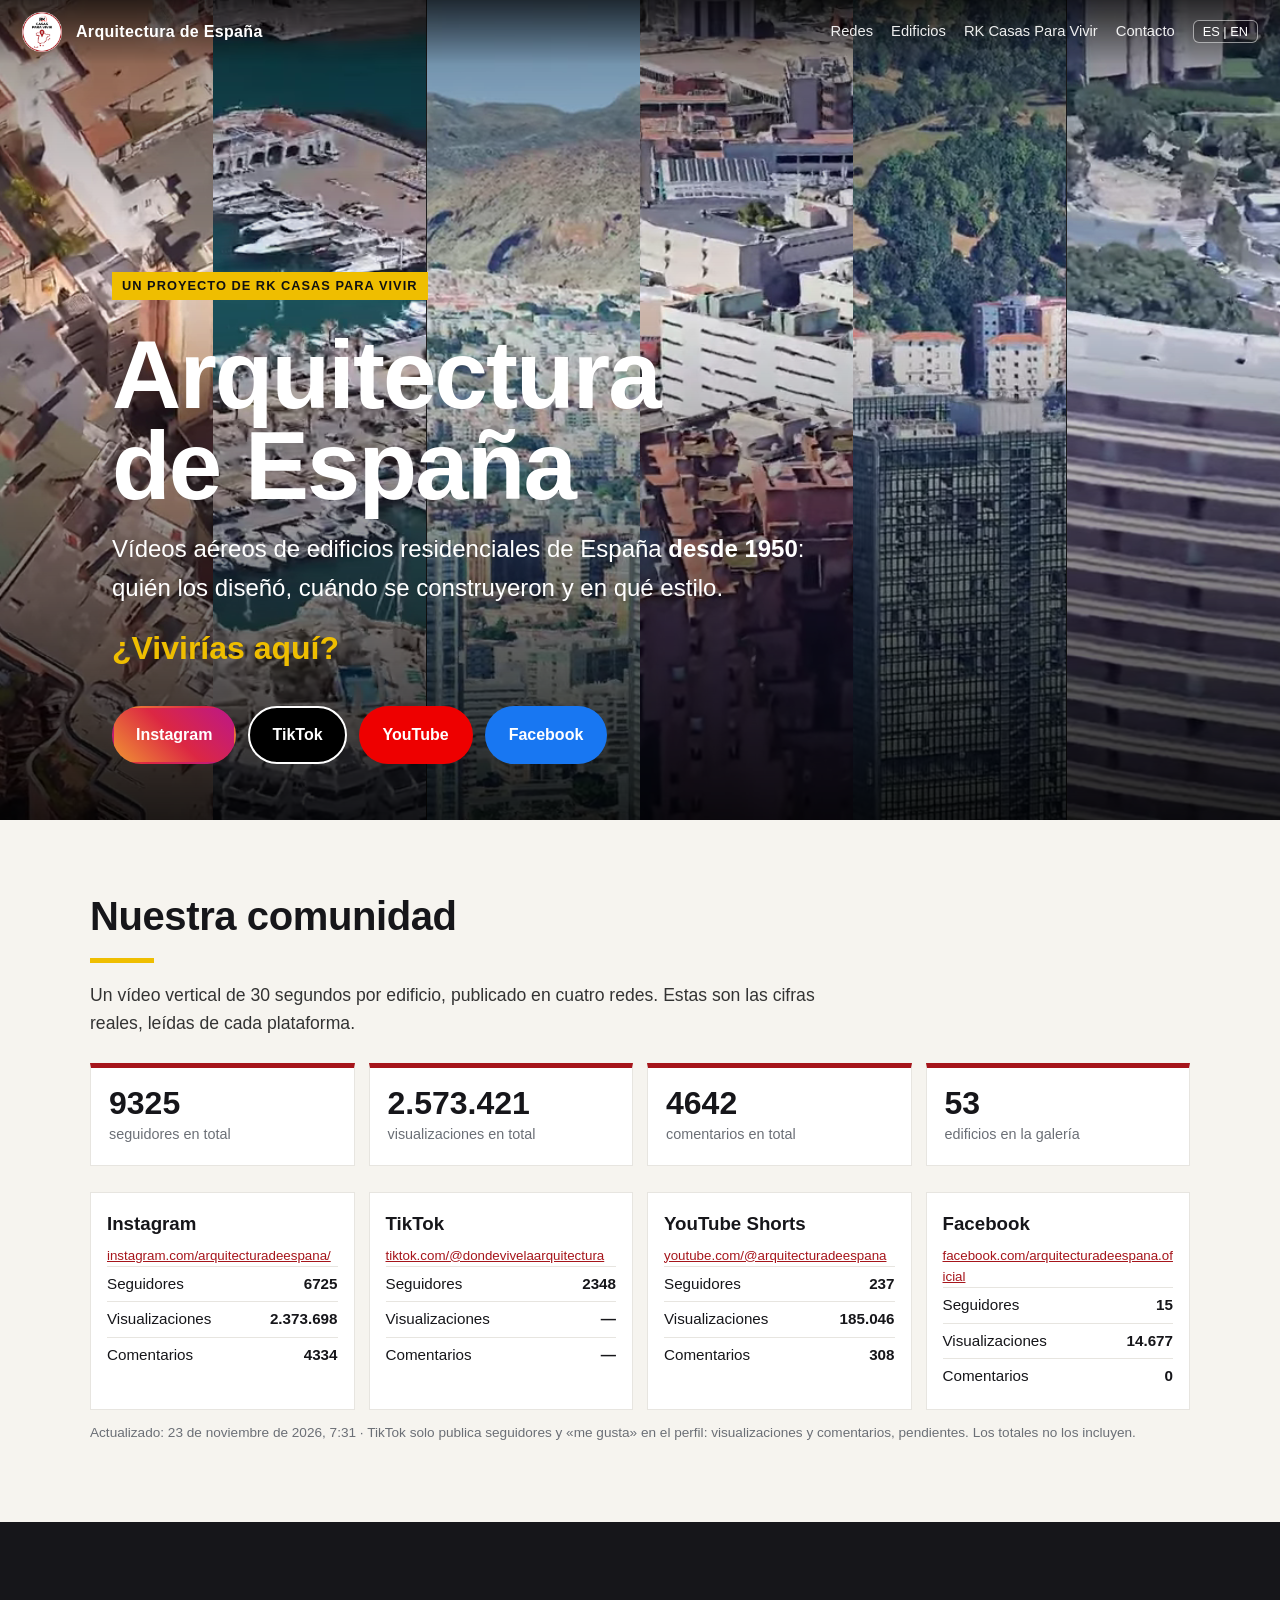
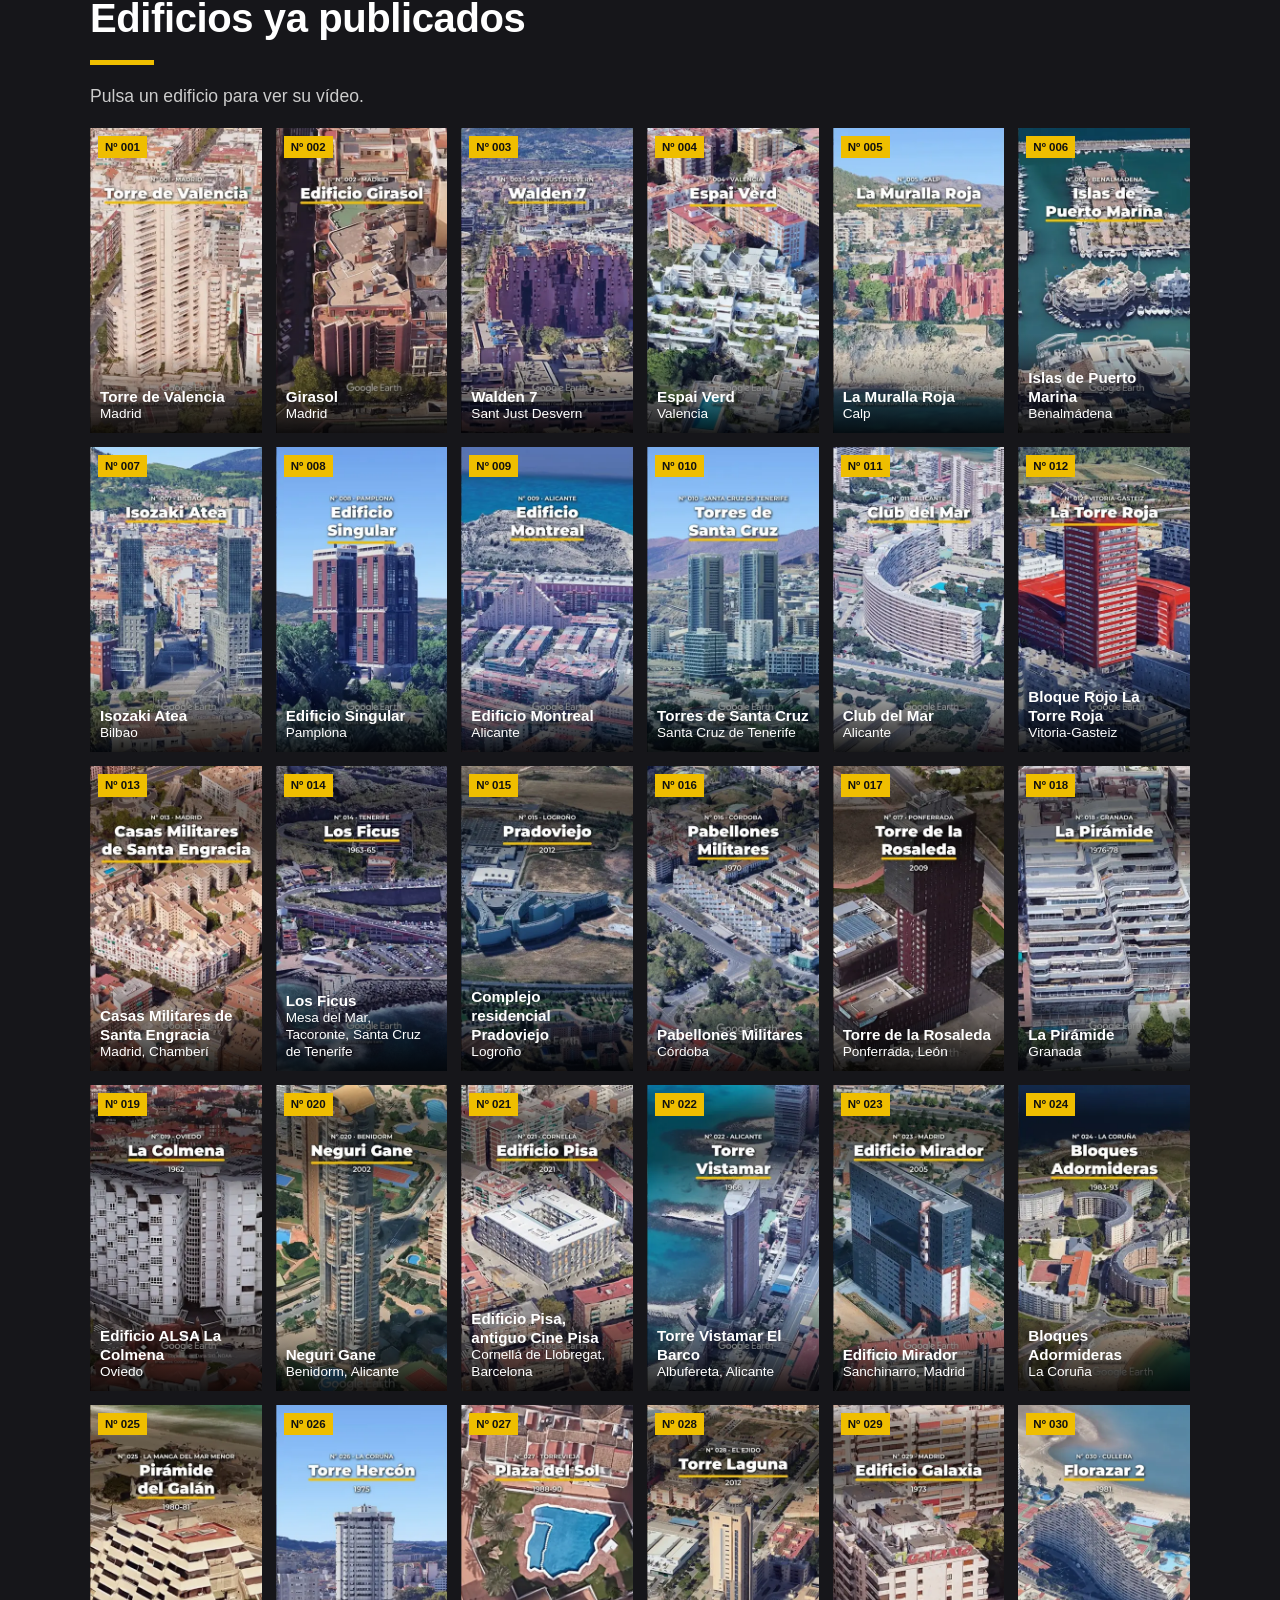
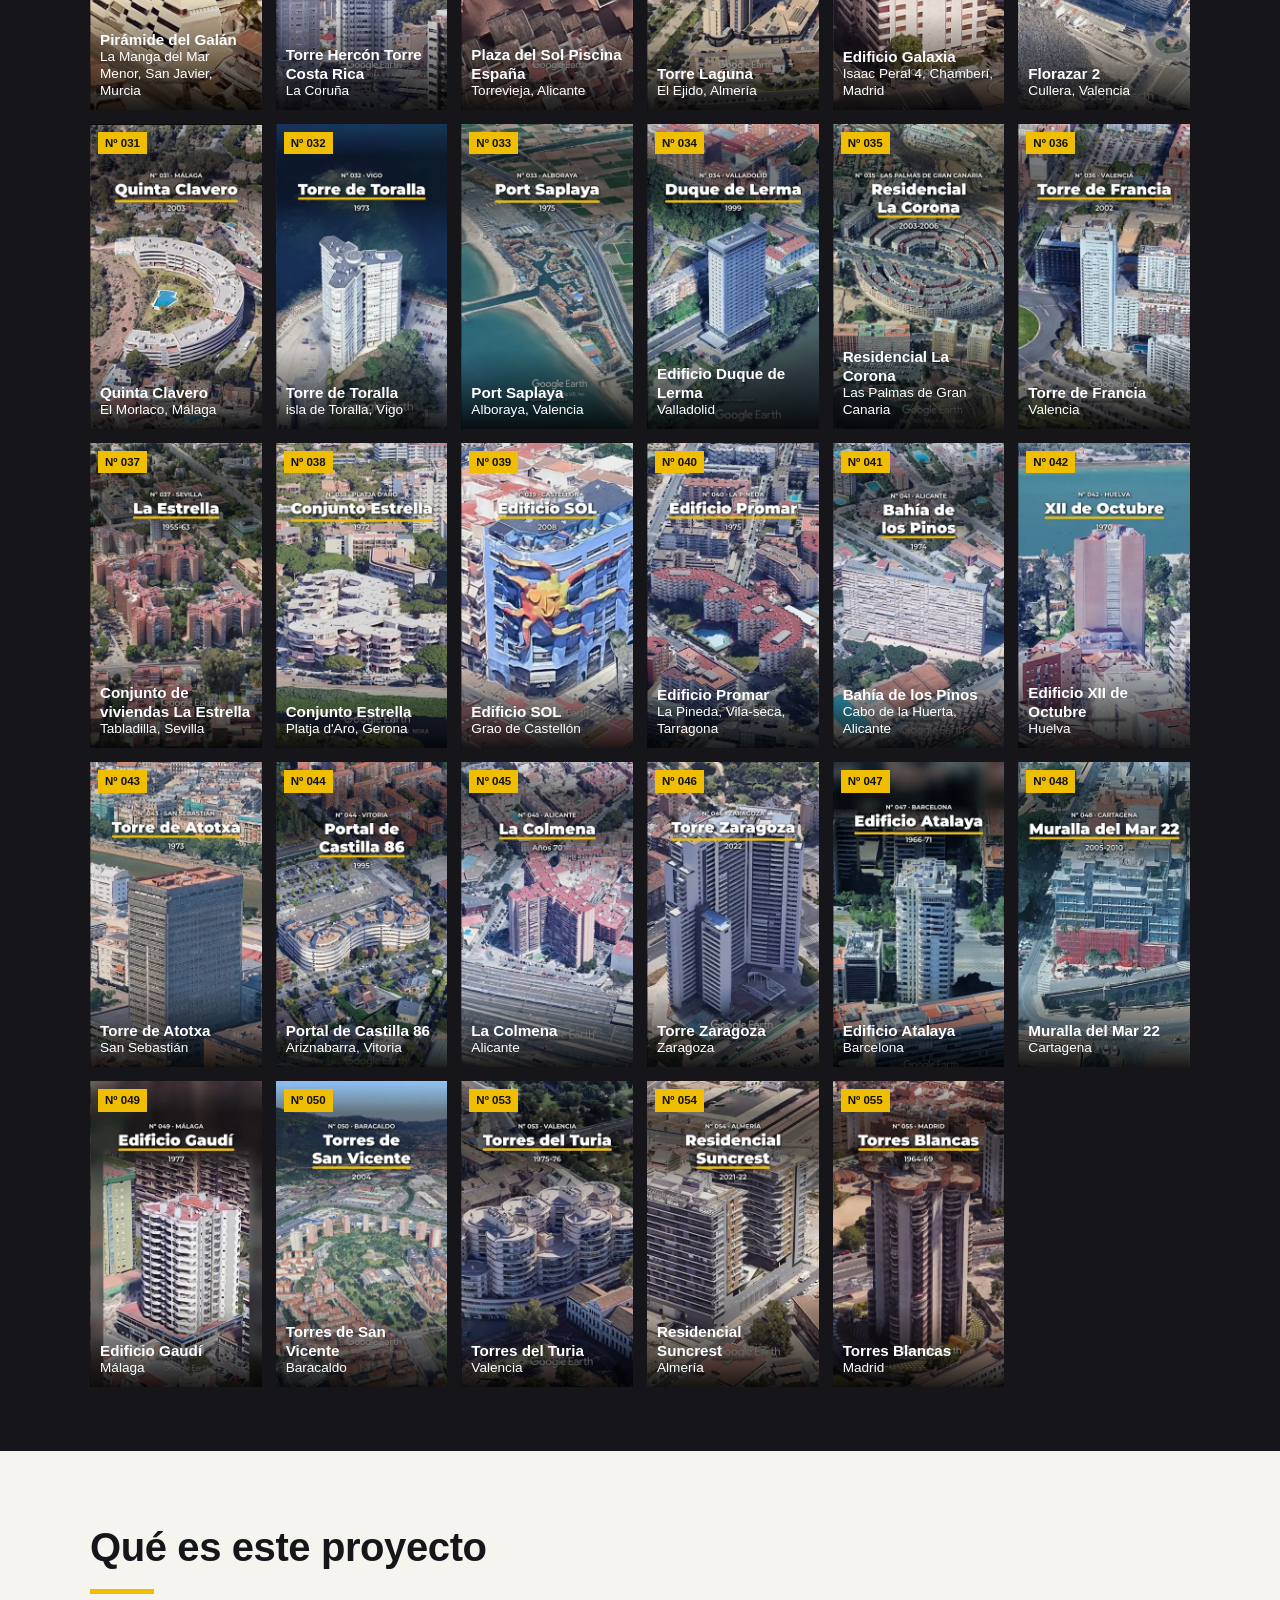
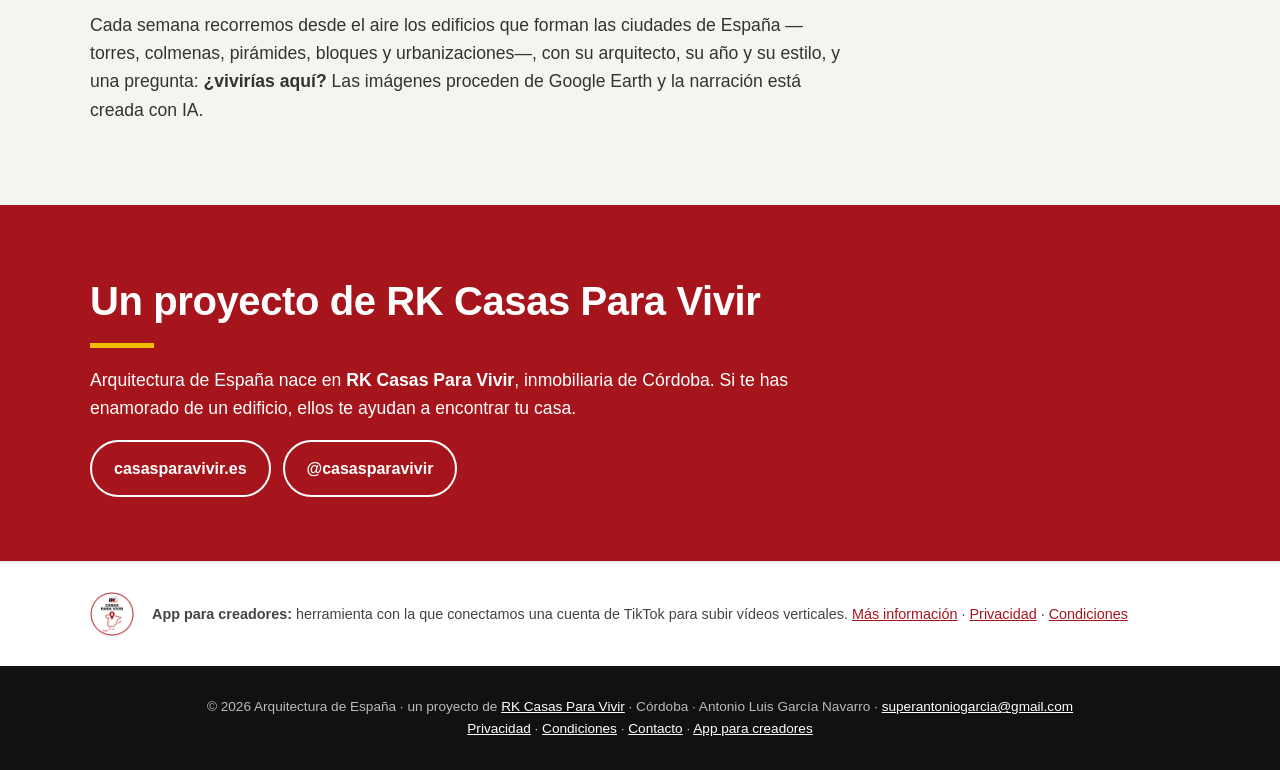
<file: index.html>
<!DOCTYPE html>
<html lang="es">
<head>
<meta charset="utf-8">
<meta name="viewport" content="width=device-width, initial-scale=1, viewport-fit=cover">
<title>Arquitectura de España · vídeos aéreos de edificios residenciales de España</title>
<meta name="description" content="Arquitectura de España, un proyecto de RK Casas Para Vivir (Córdoba): vídeos aéreos de edificios residenciales de España desde 1950, con arquitecto, año y estilo. ¿Vivirías aquí?">
<meta property="og:title" content="Arquitectura de España · vídeos aéreos de edificios residenciales de España"><meta property="og:description" content="Arquitectura de España, un proyecto de RK Casas Para Vivir (Córdoba): vídeos aéreos de edificios residenciales de España desde 1950, con arquitecto, año y estilo. ¿Vivirías aquí?"><meta property="og:type" content="website"><meta property="og:image" content="https://arquitecturadeespana.es/hero/h1.webp">
<link rel="icon" type="image/png" href="assets/favicon-ade.png"><link rel="shortcut icon" href="assets/favicon-ade.ico">
<link rel="apple-touch-icon" href="assets/logo-ade.png">
<link rel="stylesheet" href="assets/site.css?v=a5cb2aaf">
</head>
<body>
<header class="top"><img src="assets/logo-ade.png" alt="Logo" width="40" height="40"><a class="brand" href="">Arquitectura de España</a>
<nav><a class="hide" href="#redes"><span class="es">Redes</span><span class="en" hidden>Social</span></a><a class="hide" href="#galeria"><span class="es">Edificios</span><span class="en" hidden>Buildings</span></a><a class="hide" href="#rk">RK Casas Para Vivir</a><a href="contact/"><span class="es">Contacto</span><span class="en" hidden>Contact</span></a><button class="lg" type="button">ES | EN</button></nav></header>

<div class="hero"><div class="strip"><div class="vs" data-n="1"><video muted playsinline webkit-playsinline preload="none" poster="hero/s1c1.webp" data-k="1"></video></div><div class="vs" data-n="2"><video muted playsinline webkit-playsinline preload="none" poster="hero/s2c1.webp" data-k="2"></video></div><div class="vs" data-n="3"><video muted playsinline webkit-playsinline preload="none" poster="hero/s3c1.webp" data-k="3"></video></div><div class="vs" data-n="4"><video muted playsinline webkit-playsinline preload="none" poster="hero/s4c1.webp" data-k="4"></video></div><div class="vs" data-n="5"><video muted playsinline webkit-playsinline preload="none" poster="hero/s5c1.webp" data-k="5"></video></div><div class="vs" data-n="6"><video muted playsinline webkit-playsinline preload="none" poster="hero/s6c1.webp" data-k="6"></video></div></div><div class="in">
<span class="kick"><span class="es">Un proyecto de RK Casas Para Vivir</span><span class="en" hidden>A project by RK Casas Para Vivir</span></span>
<h1>Arquitectura<br>de España</h1>
<p><span class="es">Vídeos aéreos de edificios residenciales de España <b>desde 1950</b>: quién los diseñó, cuándo se construyeron y en qué estilo.</span><span class="en" hidden>Aerial videos of residential buildings across Spain <b>from 1950 onwards</b>: who designed them, when they were built and in what style.</span></p>
<div class="q"><span class="es">¿Vivirías aquí?</span><span class="en" hidden>Would you live here?</span></div>
<div class="btns"><a class="btn ig" href="https://www.instagram.com/arquitecturadeespana/" target="_blank" rel="noopener">Instagram</a><a class="btn tt" href="https://www.tiktok.com/@dondevivelaarquitectura" target="_blank" rel="noopener">TikTok</a><a class="btn yt" href="https://www.youtube.com/@arquitecturadeespana" target="_blank" rel="noopener">YouTube</a><a class="btn fb" href="https://www.facebook.com/arquitecturadeespana.oficial" target="_blank" rel="noopener">Facebook</a></div>
</div></div>

<section id="redes"><div class="wrap">
<h2><span class="es">Nuestra comunidad</span><span class="en" hidden>Our community</span></h2>
<p class="lead"><span class="es">Un vídeo vertical de 30 segundos por edificio, publicado en cuatro redes. Estas son las cifras reales, leídas de cada plataforma.</span><span class="en" hidden>One 30-second vertical video per building, published on four networks. These are the real figures, read from each platform.</span></p>
<div class="nums"><div class="num"><b data-s="total.followers">…</b><span><span class="es">seguidores en total</span><span class="en" hidden>followers in total</span></span></div><div class="num"><b data-s="total.views">…</b><span><span class="es">visualizaciones en total</span><span class="en" hidden>total views</span></span></div><div class="num"><b data-s="total.comments">…</b><span><span class="es">comentarios en total</span><span class="en" hidden>total comments</span></span></div><div class="num"><b>53</b><span><span class="es">edificios en la galería</span><span class="en" hidden>buildings in the gallery</span></span></div></div>
<div class="nets"><div class="net"><h3>Instagram</h3><small><a href="https://www.instagram.com/arquitecturadeespana/" target="_blank" rel="noopener">instagram.com/arquitecturadeespana/</a></small>
<div><span><span class="es">Seguidores</span><span class="en" hidden>Followers</span></span><b data-s="instagram.followers">…</b></div><div><span><span class="es">Visualizaciones</span><span class="en" hidden>Views</span></span><b data-s="instagram.views">…</b></div><div><span><span class="es">Comentarios</span><span class="en" hidden>Comments</span></span><b data-s="instagram.comments">…</b></div></div><div class="net"><h3>TikTok</h3><small><a href="https://www.tiktok.com/@dondevivelaarquitectura" target="_blank" rel="noopener">tiktok.com/@dondevivelaarquitectura</a></small>
<div><span><span class="es">Seguidores</span><span class="en" hidden>Followers</span></span><b data-s="tiktok.followers">…</b></div><div><span><span class="es">Visualizaciones</span><span class="en" hidden>Views</span></span><b data-s="tiktok.views">…</b></div><div><span><span class="es">Comentarios</span><span class="en" hidden>Comments</span></span><b data-s="tiktok.comments">…</b></div></div><div class="net"><h3>YouTube Shorts</h3><small><a href="https://www.youtube.com/@arquitecturadeespana" target="_blank" rel="noopener">youtube.com/@arquitecturadeespana</a></small>
<div><span><span class="es">Seguidores</span><span class="en" hidden>Followers</span></span><b data-s="youtube.followers">…</b></div><div><span><span class="es">Visualizaciones</span><span class="en" hidden>Views</span></span><b data-s="youtube.views">…</b></div><div><span><span class="es">Comentarios</span><span class="en" hidden>Comments</span></span><b data-s="youtube.comments">…</b></div></div><div class="net"><h3>Facebook</h3><small><a href="https://www.facebook.com/arquitecturadeespana.oficial" target="_blank" rel="noopener">facebook.com/arquitecturadeespana.oficial</a></small>
<div><span><span class="es">Seguidores</span><span class="en" hidden>Followers</span></span><b data-s="facebook.followers">…</b></div><div><span><span class="es">Visualizaciones</span><span class="en" hidden>Views</span></span><b data-s="facebook.views">…</b></div><div><span><span class="es">Comentarios</span><span class="en" hidden>Comments</span></span><b data-s="facebook.comments">…</b></div></div></div>
<p class="upd"><span class="es">Actualizado:</span><span class="en" hidden>Updated:</span> <span id="upd">…</span> · <span class="es">TikTok solo publica seguidores y «me gusta» en el perfil: visualizaciones y comentarios, pendientes. Los totales no los incluyen.</span><span class="en" hidden>TikTok only exposes followers and likes on the public profile: views and comments pending. Totals exclude them.</span></p>
</div></section>

<section id="galeria" class="dark"><div class="wrap">
<h2><span class="es">Edificios ya publicados</span><span class="en" hidden>Published buildings</span></h2>
<p class="lead" style="color:#ccc"><span class="es">Pulsa un edificio para ver su vídeo.</span><span class="en" hidden>Tap a building to watch its video.</span></p>
<div class="grid"><a class="card" href="https://www.instagram.com/dondevivelaarquitectura/reel/De-Zem9vn1k/" target="_blank" rel="noopener"><img loading="lazy" src="img/b001.webp" alt="Torre de Valencia (Madrid)" width="360" height="640"><span class="no">Nº 001</span><span class="cap"><b>Torre de Valencia</b>Madrid</span></a><a class="card" href="https://www.instagram.com/p/De_WaLvPRFW/" target="_blank" rel="noopener"><img loading="lazy" src="img/b002.webp" alt="Girasol (Madrid)" width="360" height="640"><span class="no">Nº 002</span><span class="cap"><b>Girasol</b>Madrid</span></a><a class="card" href="https://www.instagram.com/dondevivelaarquitectura/reel/DfAYTttPs6e/" target="_blank" rel="noopener"><img loading="lazy" src="img/b003.webp" alt="Walden 7 (Sant Just Desvern)" width="360" height="640"><span class="no">Nº 003</span><span class="cap"><b>Walden 7</b>Sant Just Desvern</span></a><a class="card" href="https://www.youtube.com/shorts/p19ZP1a8xlc" target="_blank" rel="noopener"><img loading="lazy" src="img/b004.webp" alt="Espai Verd (Valencia)" width="360" height="640"><span class="no">Nº 004</span><span class="cap"><b>Espai Verd</b>Valencia</span></a><a class="card" href="https://www.instagram.com/reel/DfC1pPwMVoe/" target="_blank" rel="noopener"><img loading="lazy" src="img/b005.webp" alt="La Muralla Roja (Calp)" width="360" height="640"><span class="no">Nº 005</span><span class="cap"><b>La Muralla Roja</b>Calp</span></a><a class="card" href="https://www.instagram.com/reel/DfEeQhPMaQ2/" target="_blank" rel="noopener"><img loading="lazy" src="img/b006.webp" alt="Islas de Puerto Marina (Benalmádena)" width="360" height="640"><span class="no">Nº 006</span><span class="cap"><b>Islas de Puerto Marina</b>Benalmádena</span></a><a class="card" href="https://www.instagram.com/reel/DfFeoKws-LY/" target="_blank" rel="noopener"><img loading="lazy" src="img/b007.webp" alt="Isozaki Atea (Bilbao)" width="360" height="640"><span class="no">Nº 007</span><span class="cap"><b>Isozaki Atea</b>Bilbao</span></a><a class="card" href="https://www.instagram.com/reel/DfHEu1GMJ8t/" target="_blank" rel="noopener"><img loading="lazy" src="img/b008.webp" alt="Edificio Singular (Pamplona)" width="360" height="640"><span class="no">Nº 008</span><span class="cap"><b>Edificio Singular</b>Pamplona</span></a><a class="card" href="https://www.instagram.com/reel/DfH1ailMrid/" target="_blank" rel="noopener"><img loading="lazy" src="img/b009.webp" alt="Edificio Montreal (Alicante)" width="360" height="640"><span class="no">Nº 009</span><span class="cap"><b>Edificio Montreal</b>Alicante</span></a><a class="card" href="https://www.instagram.com/reel/DfJuX7uMW_y/" target="_blank" rel="noopener"><img loading="lazy" src="img/b010.webp" alt="Torres de Santa Cruz (Santa Cruz de Tenerife)" width="360" height="640"><span class="no">Nº 010</span><span class="cap"><b>Torres de Santa Cruz</b>Santa Cruz de Tenerife</span></a><a class="card" href="https://www.instagram.com/reel/DfKjodaP_zJ/" target="_blank" rel="noopener"><img loading="lazy" src="img/b011.webp" alt="Club del Mar (Alicante)" width="360" height="640"><span class="no">Nº 011</span><span class="cap"><b>Club del Mar</b>Alicante</span></a><a class="card" href="https://www.instagram.com/reel/DfMKTXRMpM2/" target="_blank" rel="noopener"><img loading="lazy" src="img/b012.webp" alt="Bloque Rojo La Torre Roja (Vitoria-Gasteiz)" width="360" height="640"><span class="no">Nº 012</span><span class="cap"><b>Bloque Rojo La Torre Roja</b>Vitoria-Gasteiz</span></a><a class="card" href="https://www.instagram.com/reel/DfM-tpIAdzb/" target="_blank" rel="noopener"><img loading="lazy" src="img/b013.webp" alt="Casas Militares de Santa Engracia (Madrid, Chamberí)" width="360" height="640"><span class="no">Nº 013</span><span class="cap"><b>Casas Militares de Santa Engracia</b>Madrid, Chamberí</span></a><a class="card" href="https://www.instagram.com/reel/DfOurCJnT7t/" target="_blank" rel="noopener"><img loading="lazy" src="img/b014.webp" alt="Los Ficus (Mesa del Mar, Tacoronte, Santa Cruz de Tenerife)" width="360" height="640"><span class="no">Nº 014</span><span class="cap"><b>Los Ficus</b>Mesa del Mar, Tacoronte, Santa Cruz de Tenerife</span></a><a class="card" href="https://www.instagram.com/reel/DfPm4NGgVAr/" target="_blank" rel="noopener"><img loading="lazy" src="img/b015.webp" alt="Complejo residencial Pradoviejo (Logroño)" width="360" height="640"><span class="no">Nº 015</span><span class="cap"><b>Complejo residencial Pradoviejo</b>Logroño</span></a><a class="card" href="https://www.instagram.com/reel/DfRTtKgFLz1/" target="_blank" rel="noopener"><img loading="lazy" src="img/b016.webp" alt="Pabellones Militares (Córdoba)" width="360" height="640"><span class="no">Nº 016</span><span class="cap"><b>Pabellones Militares</b>Córdoba</span></a><a class="card" href="https://www.instagram.com/reel/DfSRbYCCAdA/" target="_blank" rel="noopener"><img loading="lazy" src="img/b017.webp" alt="Torre de la Rosaleda (Ponferrada, León)" width="360" height="640"><span class="no">Nº 017</span><span class="cap"><b>Torre de la Rosaleda</b>Ponferrada, León</span></a><a class="card" href="https://www.instagram.com/reel/DfT4hqnj2Om/" target="_blank" rel="noopener"><img loading="lazy" src="img/b018.webp" alt="La Pirámide (Granada)" width="360" height="640"><span class="no">Nº 018</span><span class="cap"><b>La Pirámide</b>Granada</span></a><a class="card" href="https://www.instagram.com/reel/DfUzkXFGt39/" target="_blank" rel="noopener"><img loading="lazy" src="img/b019.webp" alt="Edificio ALSA La Colmena (Oviedo)" width="360" height="640"><span class="no">Nº 019</span><span class="cap"><b>Edificio ALSA La Colmena</b>Oviedo</span></a><a class="card" href="https://www.instagram.com/reel/DfWddrcH_hp/" target="_blank" rel="noopener"><img loading="lazy" src="img/b020.webp" alt="Neguri Gane (Benidorm, Alicante)" width="360" height="640"><span class="no">Nº 020</span><span class="cap"><b>Neguri Gane</b>Benidorm, Alicante</span></a><a class="card" href="https://www.instagram.com/reel/DfXOl0tk_EM/" target="_blank" rel="noopener"><img loading="lazy" src="img/b021.webp" alt="Edificio Pisa, antiguo Cine Pisa (Cornellá de Llobregat, Barcelona)" width="360" height="640"><span class="no">Nº 021</span><span class="cap"><b>Edificio Pisa, antiguo Cine Pisa</b>Cornellá de Llobregat, Barcelona</span></a><a class="card" href="https://www.instagram.com/reel/DfZB25dDid2/" target="_blank" rel="noopener"><img loading="lazy" src="img/b022.webp" alt="Torre Vistamar El Barco (Albufereta, Alicante)" width="360" height="640"><span class="no">Nº 022</span><span class="cap"><b>Torre Vistamar El Barco</b>Albufereta, Alicante</span></a><a class="card" href="https://www.instagram.com/reel/DfZ0dB1DQpV/" target="_blank" rel="noopener"><img loading="lazy" src="img/b023.webp" alt="Edificio Mirador (Sanchinarro, Madrid)" width="360" height="640"><span class="no">Nº 023</span><span class="cap"><b>Edificio Mirador</b>Sanchinarro, Madrid</span></a><a class="card" href="https://www.instagram.com/reel/DfbmqQUAsa7/" target="_blank" rel="noopener"><img loading="lazy" src="img/b024.webp" alt="Bloques Adormideras (La Coruña)" width="360" height="640"><span class="no">Nº 024</span><span class="cap"><b>Bloques Adormideras</b>La Coruña</span></a><a class="card" href="https://www.instagram.com/reel/DfcXCSkCT1f/" target="_blank" rel="noopener"><img loading="lazy" src="img/b025.webp" alt="Pirámide del Galán (La Manga del Mar Menor, San Javier, Murcia)" width="360" height="640"><span class="no">Nº 025</span><span class="cap"><b>Pirámide del Galán</b>La Manga del Mar Menor, San Javier, Murcia</span></a><a class="card" href="https://www.instagram.com/reel/DfeL_zDHLA3/" target="_blank" rel="noopener"><img loading="lazy" src="img/b026.webp" alt="Torre Hercón Torre Costa Rica (La Coruña)" width="360" height="640"><span class="no">Nº 026</span><span class="cap"><b>Torre Hercón Torre Costa Rica</b>La Coruña</span></a><a class="card" href="https://www.instagram.com/reel/Dfe7R7QCKse/" target="_blank" rel="noopener"><img loading="lazy" src="img/b027.webp" alt="Plaza del Sol Piscina España (Torrevieja, Alicante)" width="360" height="640"><span class="no">Nº 027</span><span class="cap"><b>Plaza del Sol Piscina España</b>Torrevieja, Alicante</span></a><a class="card" href="https://www.instagram.com/reel/Dfgv7bEj-CX/" target="_blank" rel="noopener"><img loading="lazy" src="img/b028.webp" alt="Torre Laguna (El Ejido, Almería)" width="360" height="640"><span class="no">Nº 028</span><span class="cap"><b>Torre Laguna</b>El Ejido, Almería</span></a><a class="card" href="https://www.instagram.com/reel/DfhglqQjFNY/" target="_blank" rel="noopener"><img loading="lazy" src="img/b029.webp" alt="Edificio Galaxia (Isaac Peral 4, Chamberí, Madrid)" width="360" height="640"><span class="no">Nº 029</span><span class="cap"><b>Edificio Galaxia</b>Isaac Peral 4, Chamberí, Madrid</span></a><a class="card" href="https://www.instagram.com/reel/DfjU4k5CGB9/" target="_blank" rel="noopener"><img loading="lazy" src="img/b030.webp" alt="Florazar 2 (Cullera, Valencia)" width="360" height="640"><span class="no">Nº 030</span><span class="cap"><b>Florazar 2</b>Cullera, Valencia</span></a><a class="card" href="https://www.instagram.com/reel/DfkFk8xAadO/" target="_blank" rel="noopener"><img loading="lazy" src="img/b031.webp" alt="Quinta Clavero (El Morlaco, Málaga)" width="360" height="640"><span class="no">Nº 031</span><span class="cap"><b>Quinta Clavero</b>El Morlaco, Málaga</span></a><a class="card" href="https://www.instagram.com/reel/Dfl6-jfDuZ3/" target="_blank" rel="noopener"><img loading="lazy" src="img/b032.webp" alt="Torre de Toralla (isla de Toralla, Vigo)" width="360" height="640"><span class="no">Nº 032</span><span class="cap"><b>Torre de Toralla</b>isla de Toralla, Vigo</span></a><a class="card" href="https://www.instagram.com/reel/DfmrtAZAKIY/" target="_blank" rel="noopener"><img loading="lazy" src="img/b033.webp" alt="Port Saplaya (Alboraya, Valencia)" width="360" height="640"><span class="no">Nº 033</span><span class="cap"><b>Port Saplaya</b>Alboraya, Valencia</span></a><a class="card" href="https://www.instagram.com/reel/DfogYQADuE5/" target="_blank" rel="noopener"><img loading="lazy" src="img/b034.webp" alt="Edificio Duque de Lerma (Valladolid)" width="360" height="640"><span class="no">Nº 034</span><span class="cap"><b>Edificio Duque de Lerma</b>Valladolid</span></a><a class="card" href="https://www.instagram.com/reel/DfpPdnyj8px/" target="_blank" rel="noopener"><img loading="lazy" src="img/b035.webp" alt="Residencial La Corona (Las Palmas de Gran Canaria)" width="360" height="640"><span class="no">Nº 035</span><span class="cap"><b>Residencial La Corona</b>Las Palmas de Gran Canaria</span></a><a class="card" href="https://www.instagram.com/reel/DfrEPCCiK-4/" target="_blank" rel="noopener"><img loading="lazy" src="img/b036.webp" alt="Torre de Francia (Valencia)" width="360" height="640"><span class="no">Nº 036</span><span class="cap"><b>Torre de Francia</b>Valencia</span></a><a class="card" href="https://www.instagram.com/reel/Dfr1AtOGi-i/" target="_blank" rel="noopener"><img loading="lazy" src="img/b037.webp" alt="Conjunto de viviendas La Estrella (Tabladilla, Sevilla)" width="360" height="640"><span class="no">Nº 037</span><span class="cap"><b>Conjunto de viviendas La Estrella</b>Tabladilla, Sevilla</span></a><a class="card" href="https://www.instagram.com/reel/Dftp4DTClfU/" target="_blank" rel="noopener"><img loading="lazy" src="img/b038.webp" alt="Conjunto Estrella (Platja d&#x27;Aro, Gerona)" width="360" height="640"><span class="no">Nº 038</span><span class="cap"><b>Conjunto Estrella</b>Platja d&#x27;Aro, Gerona</span></a><a class="card" href="https://www.instagram.com/reel/DfuZsxmmaq6/" target="_blank" rel="noopener"><img loading="lazy" src="img/b039.webp" alt="Edificio SOL (Grao de Castellón)" width="360" height="640"><span class="no">Nº 039</span><span class="cap"><b>Edificio SOL</b>Grao de Castellón</span></a><a class="card" href="https://www.instagram.com/reel/DfwOkV7CDN0/" target="_blank" rel="noopener"><img loading="lazy" src="img/b040.webp" alt="Edificio Promar (La Pineda, Vila-seca, Tarragona)" width="360" height="640"><span class="no">Nº 040</span><span class="cap"><b>Edificio Promar</b>La Pineda, Vila-seca, Tarragona</span></a><a class="card" href="https://www.instagram.com/reel/Dfw-kzzlZNJ/" target="_blank" rel="noopener"><img loading="lazy" src="img/b041.webp" alt="Bahía de los Pinos (Cabo de la Huerta, Alicante)" width="360" height="640"><span class="no">Nº 041</span><span class="cap"><b>Bahía de los Pinos</b>Cabo de la Huerta, Alicante</span></a><a class="card" href="https://www.instagram.com/reel/Dfyy25jnOT9/" target="_blank" rel="noopener"><img loading="lazy" src="img/b042.webp" alt="Edificio XII de Octubre (Huelva)" width="360" height="640"><span class="no">Nº 042</span><span class="cap"><b>Edificio XII de Octubre</b>Huelva</span></a><a class="card" href="https://www.instagram.com/reel/DfzjbNxiMiH/" target="_blank" rel="noopener"><img loading="lazy" src="img/b043.webp" alt="Torre de Atotxa (San Sebastián)" width="360" height="640"><span class="no">Nº 043</span><span class="cap"><b>Torre de Atotxa</b>San Sebastián</span></a><a class="card" href="https://www.instagram.com/reel/Df1X6glDQ-w/" target="_blank" rel="noopener"><img loading="lazy" src="img/b044.webp" alt="Portal de Castilla 86 (Ariznabarra, Vitoria)" width="360" height="640"><span class="no">Nº 044</span><span class="cap"><b>Portal de Castilla 86</b>Ariznabarra, Vitoria</span></a><a class="card" href="https://www.instagram.com/reel/Df2HzoPkoHC/" target="_blank" rel="noopener"><img loading="lazy" src="img/b045.webp" alt="La Colmena (Alicante)" width="360" height="640"><span class="no">Nº 045</span><span class="cap"><b>La Colmena</b>Alicante</span></a><a class="card" href="https://www.instagram.com/reel/Df38eNAFOJg/" target="_blank" rel="noopener"><img loading="lazy" src="img/b046.webp" alt="Torre Zaragoza (Zaragoza)" width="360" height="640"><span class="no">Nº 046</span><span class="cap"><b>Torre Zaragoza</b>Zaragoza</span></a><a class="card" href="https://www.instagram.com/reel/Df4tO-_jQY6/" target="_blank" rel="noopener"><img loading="lazy" src="img/b047.webp" alt="Edificio Atalaya (Barcelona)" width="360" height="640"><span class="no">Nº 047</span><span class="cap"><b>Edificio Atalaya</b>Barcelona</span></a><a class="card" href="https://www.instagram.com/reel/Df6hdIUDhzu/" target="_blank" rel="noopener"><img loading="lazy" src="img/b048.webp" alt="Muralla del Mar 22 (Cartagena)" width="360" height="640"><span class="no">Nº 048</span><span class="cap"><b>Muralla del Mar 22</b>Cartagena</span></a><a class="card" href="https://www.instagram.com/reel/Df7QXo3CPvL/" target="_blank" rel="noopener"><img loading="lazy" src="img/b049.webp" alt="Edificio Gaudí (Málaga)" width="360" height="640"><span class="no">Nº 049</span><span class="cap"><b>Edificio Gaudí</b>Málaga</span></a><a class="card" href="https://www.instagram.com/reel/Df9FIWmiFPp/" target="_blank" rel="noopener"><img loading="lazy" src="img/b050.webp" alt="Torres de San Vicente (Baracaldo)" width="360" height="640"><span class="no">Nº 050</span><span class="cap"><b>Torres de San Vicente</b>Baracaldo</span></a><a class="card" href="https://www.instagram.com/reel/DgAZyvqlAEm/" target="_blank" rel="noopener"><img loading="lazy" src="img/b053.webp" alt="Torres del Turia (Valencia)" width="360" height="640"><span class="no">Nº 053</span><span class="cap"><b>Torres del Turia</b>Valencia</span></a><a class="card" href="https://www.instagram.com/reel/DgCQ1ZJE6MT/" target="_blank" rel="noopener"><img loading="lazy" src="img/b054.webp" alt="Residencial Suncrest (Almería)" width="360" height="640"><span class="no">Nº 054</span><span class="cap"><b>Residencial Suncrest</b>Almería</span></a><a class="card" href="https://www.instagram.com/reel/DgC_meWDVNO/" target="_blank" rel="noopener"><img loading="lazy" src="img/b055.webp" alt="Torres Blancas (Madrid)" width="360" height="640"><span class="no">Nº 055</span><span class="cap"><b>Torres Blancas</b>Madrid</span></a></div></div></section>

<section><div class="wrap"><h2><span class="es">Qué es este proyecto</span><span class="en" hidden>About the project</span></h2>
<p class="lead"><span class="es">Cada semana recorremos desde el aire los edificios que forman las ciudades de España —torres, colmenas, pirámides, bloques y urbanizaciones—, con su arquitecto, su año y su estilo, y una pregunta: <b>¿vivirías aquí?</b> Las imágenes proceden de Google Earth y la narración está creada con IA.</span><span class="en" hidden>Every week we fly over the buildings that shape Spanish cities —towers, beehives, pyramids, blocks and estates— with their architect, year and style, and one question: <b>would you live here?</b> Imagery comes from Google Earth and the narration is AI-generated.</span></p></div></section>

<section id="rk" class="rk"><div class="wrap"><div class="row"><div>
<h2><span class="es">Un proyecto de RK Casas Para Vivir</span><span class="en" hidden>A project by RK Casas Para Vivir</span></h2>
<p class="lead" style="color:#fff"><span class="es">Arquitectura de España nace en <b>RK Casas Para Vivir</b>, inmobiliaria de Córdoba. Si te has enamorado de un edificio, ellos te ayudan a encontrar tu casa.</span><span class="en" hidden>Arquitectura de España is a project by <b>RK Casas Para Vivir</b>, a real-estate agency in Córdoba. If you fell for a building, they will help you find your home.</span></p>
<div class="btns"><a class="btn" href="https://casasparavivir.es/" target="_blank" rel="noopener">casasparavivir.es</a><a class="btn" href="https://www.instagram.com/casasparavivir/" target="_blank" rel="noopener">@casasparavivir</a></div></div></div></div></section>

<div class="small"><div class="wrap"><img src="assets/app-logo.png" alt="" width="44" height="44">
<span><span class="es"><b>App para creadores:</b> herramienta con la que conectamos una cuenta de TikTok para subir vídeos verticales.</span><span class="en" hidden><b>Creator app:</b> a tool to connect a TikTok account and upload vertical videos.</span> <a href="app/"><span class="es">Más información</span><span class="en" hidden>More info</span></a> · <a href="privacy-policy/"><span class="es">Privacidad</span><span class="en" hidden>Privacy</span></a> · <a href="terms-of-service/"><span class="es">Condiciones</span><span class="en" hidden>Terms</span></a></span></div></div>
<footer>© 2026 Arquitectura de España · <span class="es">un proyecto de</span><span class="en" hidden>a project by</span> <a href="https://casasparavivir.es/">RK Casas Para Vivir</a> · Córdoba · Antonio Luis García Navarro · <a href="mailto:superantoniogarcia@gmail.com">superantoniogarcia@gmail.com</a><br>
<a href="privacy-policy/"><span class="es">Privacidad</span><span class="en" hidden>Privacy</span></a> · <a href="terms-of-service/"><span class="es">Condiciones</span><span class="en" hidden>Terms</span></a> · <a href="contact/"><span class="es">Contacto</span><span class="en" hidden>Contact</span></a> · <a href="app/"><span class="es">App para creadores</span><span class="en" hidden>Creator app</span></a></footer>
<script>(function(){var l='es';function set(){document.documentElement.lang=l;[].forEach.call(document.querySelectorAll('.es'),function(e){e.hidden=l!='es'});[].forEach.call(document.querySelectorAll('.en'),function(e){e.hidden=l!='en'})}
set();[].forEach.call(document.querySelectorAll('.lg'),function(b){b.onclick=function(){l=l=='es'?'en':'es';set()}})})();</script>
<script>
fetch('stats.json?'+Date.now()).then(r=>r.json()).then(function(s){var f=new Intl.NumberFormat('es-ES');
function g(p){var o=s;if(p.indexOf('total')<0)p='networks.'+p;p.split('.').forEach(function(k){o=o&&o[k]});return o}
document.querySelectorAll('[data-s]').forEach(function(e){var v=g(e.dataset.s);e.textContent=(typeof v=='number')?f.format(v):'—'});
var d=new Date(s.updated);document.getElementById('upd').textContent=isNaN(d)?s.updated:d.toLocaleString('es-ES',{dateStyle:'long',timeStyle:'short'})}).catch(function(){});
</script>
<script>
(function(){var mq=matchMedia('(max-width:700px)');if(matchMedia('(prefers-reduced-motion: reduce)').matches)return;
var t=document.createElement('video'),ext=t.canPlayType('video/webm; codecs="vp9"')?'webm':'mp4';
function go(){document.querySelectorAll('.vs video').forEach(function(el){var k=+el.dataset.k;if(mq.matches&&k>3)return;var i=1;el.muted=true;el.setAttribute('muted','');
function play(){el.src='hero/s'+k+'c'+i+'.'+ext;el.play().catch(function(){})}
el.addEventListener('ended',function(){i=i%3+1;play()});setTimeout(play,k*250)})}
if(document.readyState=='complete')go();else addEventListener('load',go)})();
</script>
</body></html>
</file>
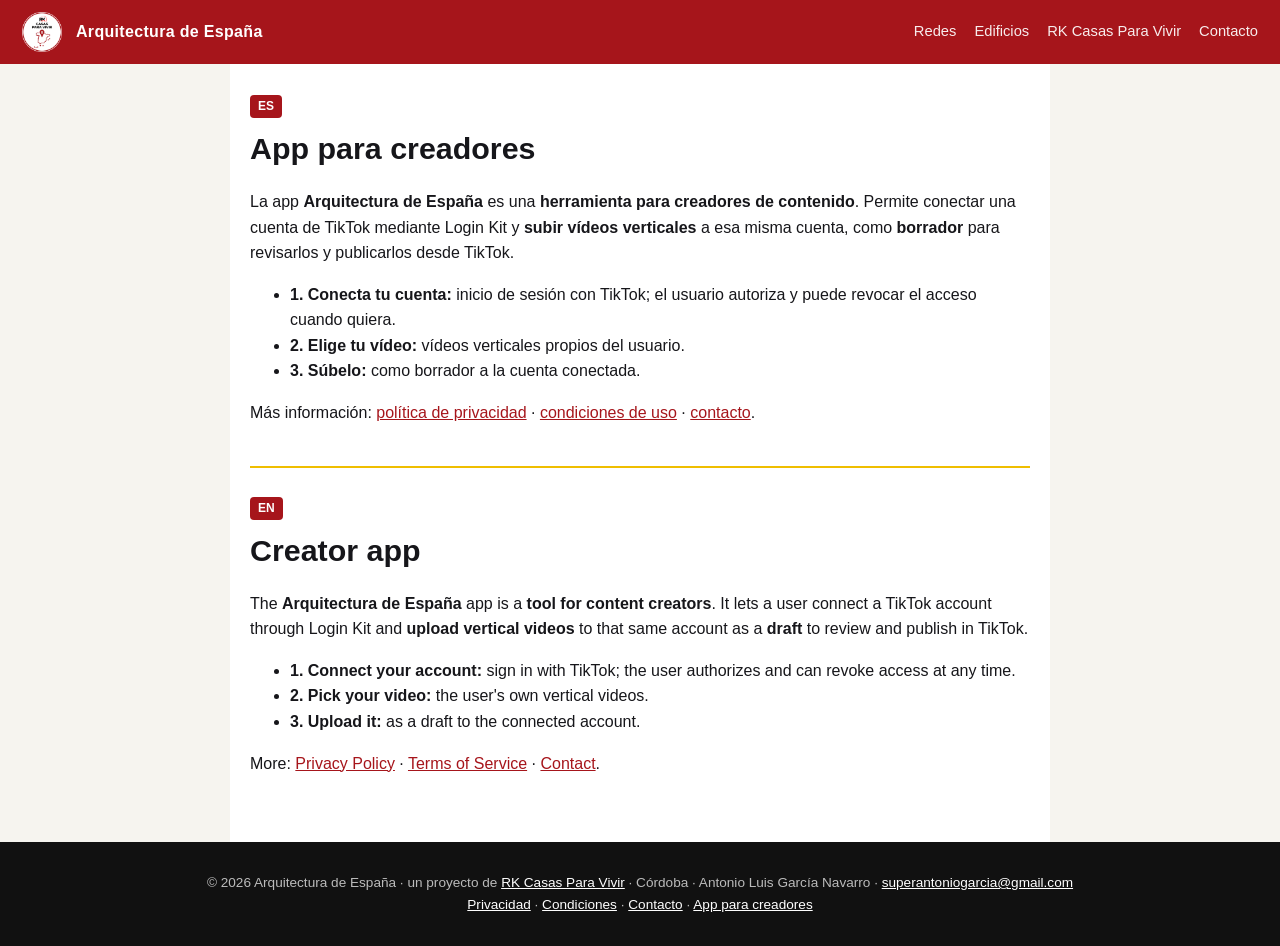
<file: app/index.html>
<!DOCTYPE html>
<html lang="es">
<head>
<meta charset="utf-8">
<meta name="viewport" content="width=device-width, initial-scale=1, viewport-fit=cover">
<title>App para creadores · Arquitectura de España</title>
<meta name="description" content="App «Arquitectura de España»: herramienta para creadores que conecta una cuenta de TikTok y sube vídeos verticales.">
<meta property="og:title" content="App para creadores · Arquitectura de España"><meta property="og:description" content="App «Arquitectura de España»: herramienta para creadores que conecta una cuenta de TikTok y sube vídeos verticales."><meta property="og:type" content="website">
<link rel="icon" type="image/png" href="../assets/favicon-ade.png"><link rel="shortcut icon" href="../assets/favicon-ade.ico">
<link rel="apple-touch-icon" href="../assets/logo-ade.png">
<link rel="stylesheet" href="../assets/site.css?v=a5cb2aaf">
</head>
<body>
<header class="top solid"><img src="../assets/logo-ade.png" alt="Logo" width="40" height="40"><a class="brand" href="../">Arquitectura de España</a>
<nav><a class="hide" href="../#redes"><span class="es">Redes</span><span class="en" hidden>Social</span></a><a class="hide" href="../#galeria"><span class="es">Edificios</span><span class="en" hidden>Buildings</span></a><a class="hide" href="../#rk">RK Casas Para Vivir</a><a href="../contact/"><span class="es">Contacto</span><span class="en" hidden>Contact</span></a></nav></header>
<main class="txt">
<span class="lang">ES</span><h1>App para creadores</h1>
<p>La app <strong>Arquitectura de España</strong> es una <strong>herramienta para creadores de contenido</strong>. Permite conectar una cuenta de TikTok mediante Login Kit y <strong>subir vídeos verticales</strong> a esa misma cuenta, como <strong>borrador</strong> para revisarlos y publicarlos desde TikTok.</p>
<ul><li><b>1. Conecta tu cuenta:</b> inicio de sesión con TikTok; el usuario autoriza y puede revocar el acceso cuando quiera.</li><li><b>2. Elige tu vídeo:</b> vídeos verticales propios del usuario.</li><li><b>3. Súbelo:</b> como borrador a la cuenta conectada.</li></ul>
<p>Más información: <a href="../privacy-policy/">política de privacidad</a> · <a href="../terms-of-service/">condiciones de uso</a> · <a href="../contact/">contacto</a>.</p>
<hr class="sep"><span class="lang">EN</span><div lang="en"><h1>Creator app</h1>
<p>The <strong>Arquitectura de España</strong> app is a <strong>tool for content creators</strong>. It lets a user connect a TikTok account through Login Kit and <strong>upload vertical videos</strong> to that same account as a <strong>draft</strong> to review and publish in TikTok.</p>
<ul><li><b>1. Connect your account:</b> sign in with TikTok; the user authorizes and can revoke access at any time.</li><li><b>2. Pick your video:</b> the user's own vertical videos.</li><li><b>3. Upload it:</b> as a draft to the connected account.</li></ul>
<p>More: <a href="../privacy-policy/">Privacy Policy</a> · <a href="../terms-of-service/">Terms of Service</a> · <a href="../contact/">Contact</a>.</p></div>
</main><footer>© 2026 Arquitectura de España · <span class="es">un proyecto de</span><span class="en" hidden>a project by</span> <a href="https://casasparavivir.es/">RK Casas Para Vivir</a> · Córdoba · Antonio Luis García Navarro · <a href="mailto:superantoniogarcia@gmail.com">superantoniogarcia@gmail.com</a><br>
<a href="../privacy-policy/"><span class="es">Privacidad</span><span class="en" hidden>Privacy</span></a> · <a href="../terms-of-service/"><span class="es">Condiciones</span><span class="en" hidden>Terms</span></a> · <a href="../contact/"><span class="es">Contacto</span><span class="en" hidden>Contact</span></a> · <a href="../app/"><span class="es">App para creadores</span><span class="en" hidden>Creator app</span></a></footer>

</body></html>
</file>
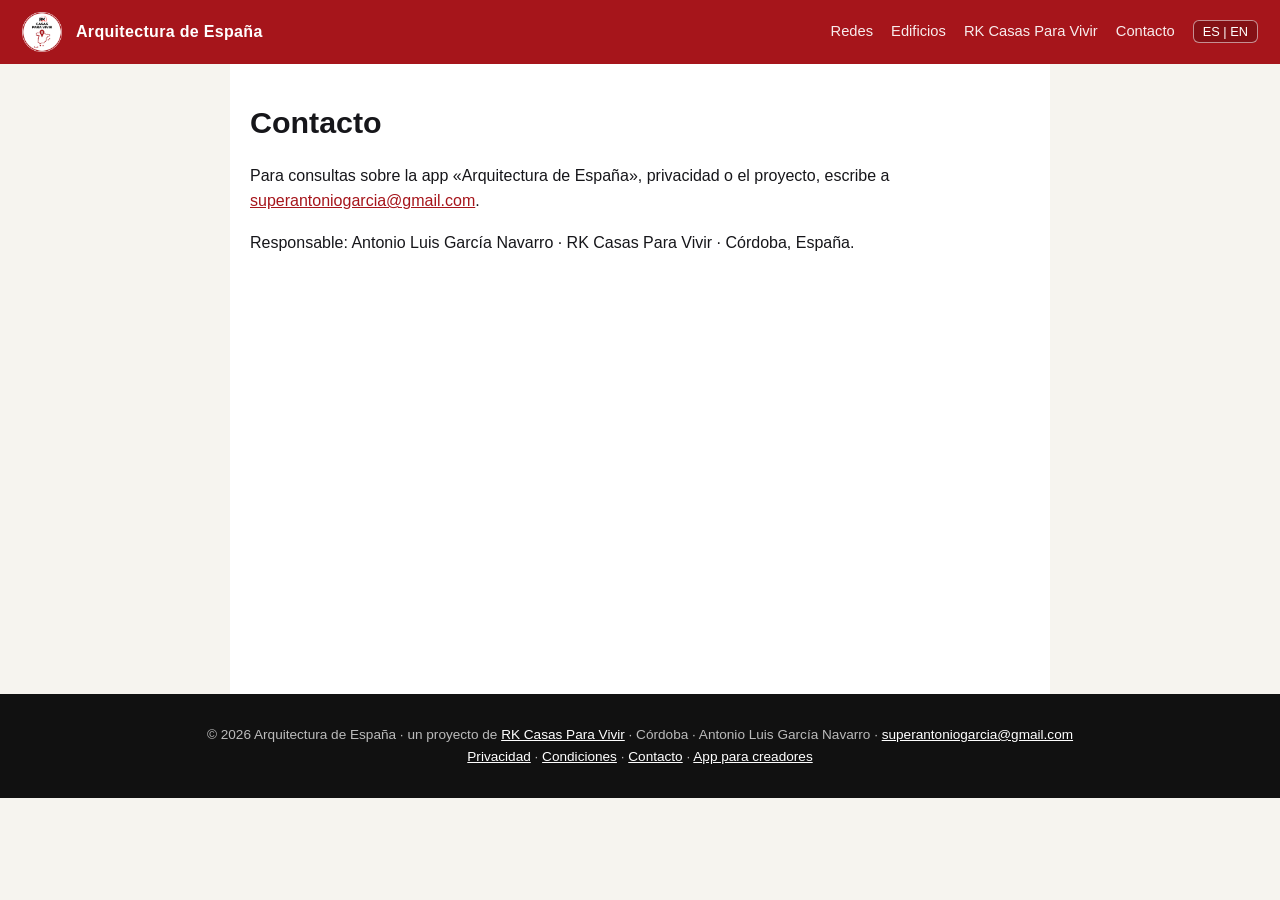
<file: contact/index.html>
<!DOCTYPE html>
<html lang="es">
<head>
<meta charset="utf-8">
<meta name="viewport" content="width=device-width, initial-scale=1, viewport-fit=cover">
<title>Contacto / Contact – Arquitectura de España</title>
<meta name="description" content="Arquitectura de España, un proyecto de RK Casas Para Vivir.">
<meta property="og:title" content="Contacto / Contact – Arquitectura de España"><meta property="og:description" content="Arquitectura de España, un proyecto de RK Casas Para Vivir."><meta property="og:type" content="website">
<link rel="icon" type="image/png" href="../assets/favicon-ade.png"><link rel="shortcut icon" href="../assets/favicon-ade.ico">
<link rel="apple-touch-icon" href="../assets/logo-ade.png">
<link rel="stylesheet" href="../assets/site.css?v=a5cb2aaf">
</head>
<body>
<header class="top solid"><img src="../assets/logo-ade.png" alt="Logo" width="40" height="40"><a class="brand" href="../">Arquitectura de España</a>
<nav><a class="hide" href="../#redes"><span class="es">Redes</span><span class="en" hidden>Social</span></a><a class="hide" href="../#galeria"><span class="es">Edificios</span><span class="en" hidden>Buildings</span></a><a class="hide" href="../#rk">RK Casas Para Vivir</a><a href="../contact/"><span class="es">Contacto</span><span class="en" hidden>Contact</span></a><button class="lg" type="button">ES | EN</button></nav></header>
<main class="txt"><div class="es">

<h1>Contacto</h1>
<p>Para consultas sobre la app «Arquitectura de España», privacidad o el proyecto, escribe a <a href="mailto:superantoniogarcia@gmail.com">superantoniogarcia@gmail.com</a>.</p>
<p>Responsable: Antonio Luis García Navarro · RK Casas Para Vivir · Córdoba, España.</p>
</div><div class="en">

<div><h1>Contact</h1>
<p>For questions about the “Arquitectura de España” app, privacy or the project, write to <a href="mailto:superantoniogarcia@gmail.com">superantoniogarcia@gmail.com</a>.</p>
<p>Owner: Antonio Luis García Navarro · RK Casas Para Vivir · Córdoba, Spain.</p></div>

</div></main><footer>© 2026 Arquitectura de España · <span class="es">un proyecto de</span><span class="en" hidden>a project by</span> <a href="https://casasparavivir.es/">RK Casas Para Vivir</a> · Córdoba · Antonio Luis García Navarro · <a href="mailto:superantoniogarcia@gmail.com">superantoniogarcia@gmail.com</a><br>
<a href="../privacy-policy/"><span class="es">Privacidad</span><span class="en" hidden>Privacy</span></a> · <a href="../terms-of-service/"><span class="es">Condiciones</span><span class="en" hidden>Terms</span></a> · <a href="../contact/"><span class="es">Contacto</span><span class="en" hidden>Contact</span></a> · <a href="../app/"><span class="es">App para creadores</span><span class="en" hidden>Creator app</span></a></footer>
<script>(function(){var l='es';function set(){document.documentElement.lang=l;[].forEach.call(document.querySelectorAll('.es'),function(e){e.hidden=l!='es'});[].forEach.call(document.querySelectorAll('.en'),function(e){e.hidden=l!='en'})}
set();[].forEach.call(document.querySelectorAll('.lg'),function(b){b.onclick=function(){l=l=='es'?'en':'es';set()}})})();</script>
</body></html>
</file>
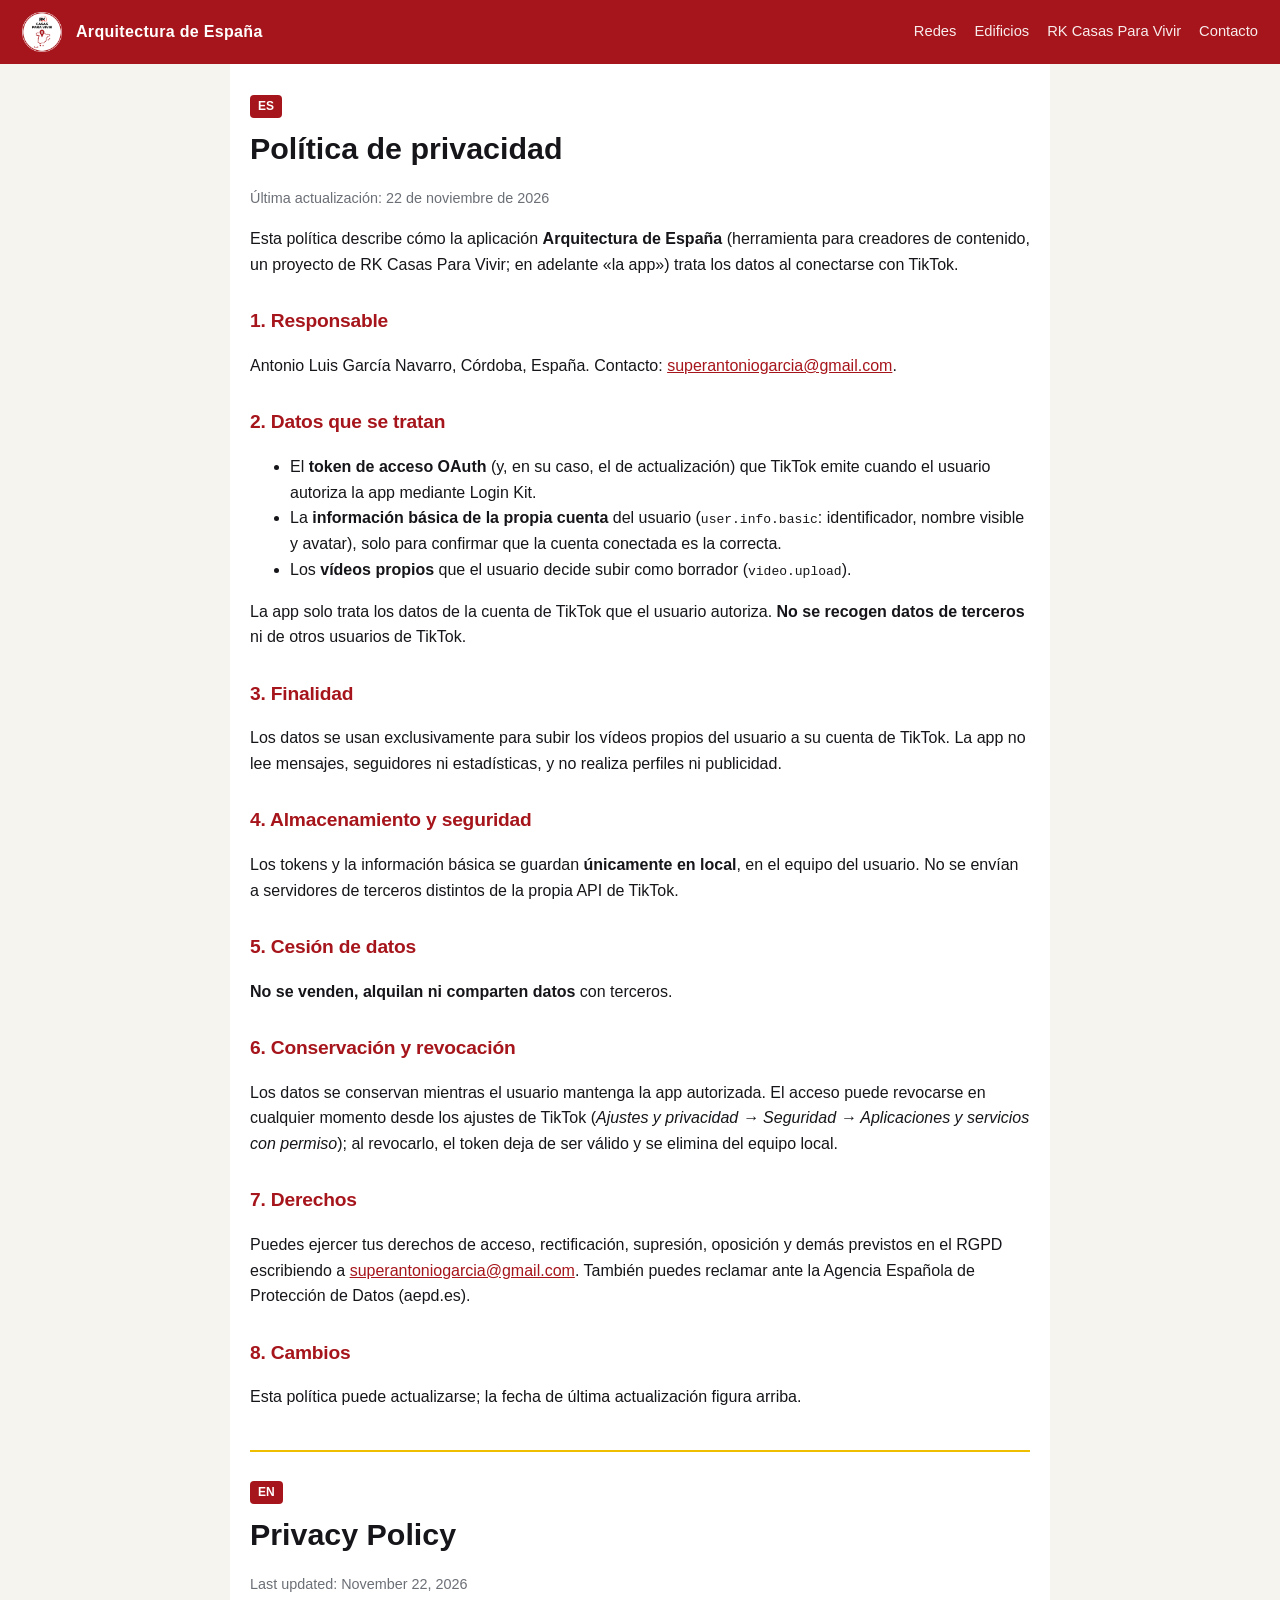
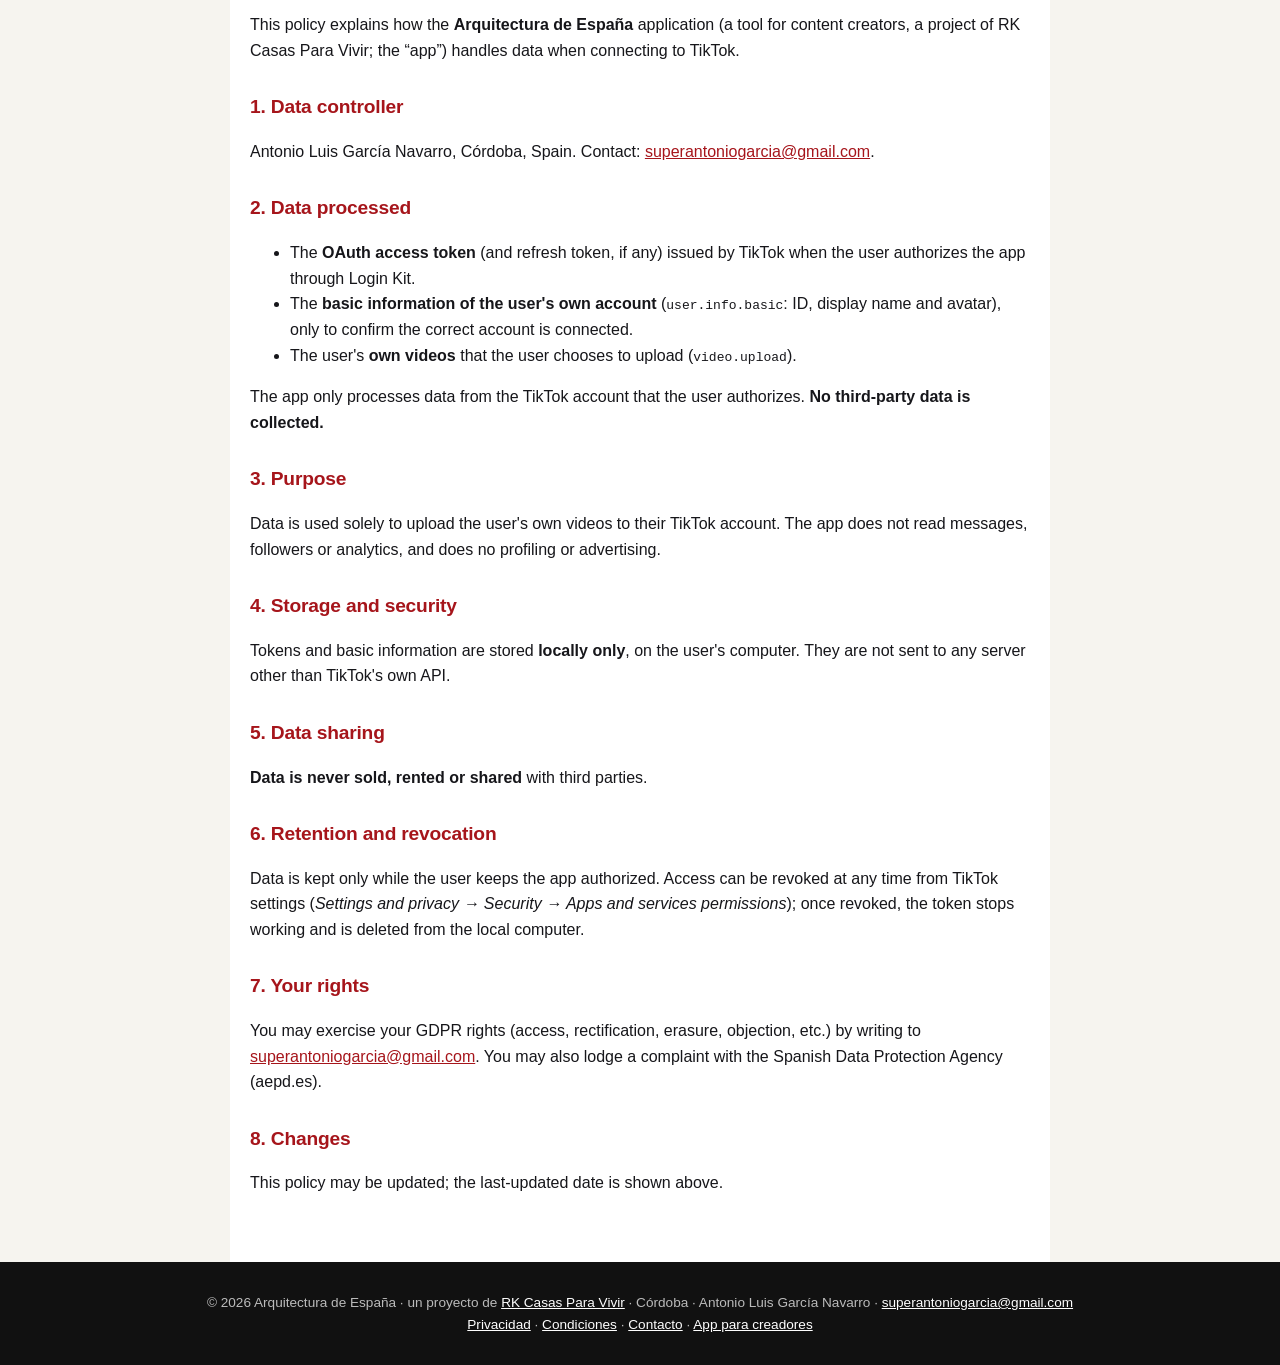
<file: privacy-policy/index.html>
<!DOCTYPE html>
<html lang="es">
<head>
<meta charset="utf-8">
<meta name="viewport" content="width=device-width, initial-scale=1, viewport-fit=cover">
<title>Política de privacidad / Privacy Policy – Arquitectura de España</title>
<meta name="description" content="Arquitectura de España, un proyecto de RK Casas Para Vivir.">
<meta property="og:title" content="Política de privacidad / Privacy Policy – Arquitectura de España"><meta property="og:description" content="Arquitectura de España, un proyecto de RK Casas Para Vivir."><meta property="og:type" content="website">
<link rel="icon" type="image/png" href="../assets/favicon-ade.png"><link rel="shortcut icon" href="../assets/favicon-ade.ico">
<link rel="apple-touch-icon" href="../assets/logo-ade.png">
<link rel="stylesheet" href="../assets/site.css?v=a5cb2aaf">
</head>
<body>
<header class="top solid"><img src="../assets/logo-ade.png" alt="Logo" width="40" height="40"><a class="brand" href="../">Arquitectura de España</a>
<nav><a class="hide" href="../#redes"><span class="es">Redes</span><span class="en" hidden>Social</span></a><a class="hide" href="../#galeria"><span class="es">Edificios</span><span class="en" hidden>Buildings</span></a><a class="hide" href="../#rk">RK Casas Para Vivir</a><a href="../contact/"><span class="es">Contacto</span><span class="en" hidden>Contact</span></a></nav></header>
<main class="txt">
<span class="lang">ES</span>
<h1>Política de privacidad</h1>
<p class="meta">Última actualización: 22 de noviembre de 2026</p>
<p>Esta política describe cómo la aplicación <strong>Arquitectura de España</strong> (herramienta para creadores de contenido, un proyecto de RK Casas Para Vivir; en adelante «la app») trata los datos al conectarse con TikTok.</p>
<h2>1. Responsable</h2>
<p>Antonio Luis García Navarro, Córdoba, España. Contacto: <a href="mailto:superantoniogarcia@gmail.com">superantoniogarcia@gmail.com</a>.</p>
<h2>2. Datos que se tratan</h2>
<ul>
<li>El <strong>token de acceso OAuth</strong> (y, en su caso, el de actualización) que TikTok emite cuando el usuario autoriza la app mediante Login Kit.</li>
<li>La <strong>información básica de la propia cuenta</strong> del usuario (<code>user.info.basic</code>: identificador, nombre visible y avatar), solo para confirmar que la cuenta conectada es la correcta.</li>
<li>Los <strong>vídeos propios</strong> que el usuario decide subir como borrador (<code>video.upload</code>).</li>
</ul>
<p>La app solo trata los datos de la cuenta de TikTok que el usuario autoriza. <strong>No se recogen datos de terceros</strong> ni de otros usuarios de TikTok.</p>
<h2>3. Finalidad</h2>
<p>Los datos se usan exclusivamente para subir los vídeos propios del usuario a su cuenta de TikTok. La app no lee mensajes, seguidores ni estadísticas, y no realiza perfiles ni publicidad.</p>
<h2>4. Almacenamiento y seguridad</h2>
<p>Los tokens y la información básica se guardan <strong>únicamente en local</strong>, en el equipo del usuario. No se envían a servidores de terceros distintos de la propia API de TikTok.</p>
<h2>5. Cesión de datos</h2>
<p><strong>No se venden, alquilan ni comparten datos</strong> con terceros.</p>
<h2>6. Conservación y revocación</h2>
<p>Los datos se conservan mientras el usuario mantenga la app autorizada. El acceso puede revocarse en cualquier momento desde los ajustes de TikTok (<em>Ajustes y privacidad → Seguridad → Aplicaciones y servicios con permiso</em>); al revocarlo, el token deja de ser válido y se elimina del equipo local.</p>
<h2>7. Derechos</h2>
<p>Puedes ejercer tus derechos de acceso, rectificación, supresión, oposición y demás previstos en el RGPD escribiendo a <a href="mailto:superantoniogarcia@gmail.com">superantoniogarcia@gmail.com</a>. También puedes reclamar ante la Agencia Española de Protección de Datos (aepd.es).</p>
<h2>8. Cambios</h2>
<p>Esta política puede actualizarse; la fecha de última actualización figura arriba.</p>
<hr class="sep">
<span class="lang">EN</span>
<div lang="en">
<h1>Privacy Policy</h1>
<p class="meta">Last updated: November 22, 2026</p>
<p>This policy explains how the <strong>Arquitectura de España</strong> application (a tool for content creators, a project of RK Casas Para Vivir; the “app”) handles data when connecting to TikTok.</p>
<h2>1. Data controller</h2>
<p>Antonio Luis García Navarro, Córdoba, Spain. Contact: <a href="mailto:superantoniogarcia@gmail.com">superantoniogarcia@gmail.com</a>.</p>
<h2>2. Data processed</h2>
<ul>
<li>The <strong>OAuth access token</strong> (and refresh token, if any) issued by TikTok when the user authorizes the app through Login Kit.</li>
<li>The <strong>basic information of the user's own account</strong> (<code>user.info.basic</code>: ID, display name and avatar), only to confirm the correct account is connected.</li>
<li>The user's <strong>own videos</strong> that the user chooses to upload (<code>video.upload</code>).</li>
</ul>
<p>The app only processes data from the TikTok account that the user authorizes. <strong>No third-party data is collected.</strong></p>
<h2>3. Purpose</h2>
<p>Data is used solely to upload the user's own videos to their TikTok account. The app does not read messages, followers or analytics, and does no profiling or advertising.</p>
<h2>4. Storage and security</h2>
<p>Tokens and basic information are stored <strong>locally only</strong>, on the user's computer. They are not sent to any server other than TikTok's own API.</p>
<h2>5. Data sharing</h2>
<p><strong>Data is never sold, rented or shared</strong> with third parties.</p>
<h2>6. Retention and revocation</h2>
<p>Data is kept only while the user keeps the app authorized. Access can be revoked at any time from TikTok settings (<em>Settings and privacy → Security → Apps and services permissions</em>); once revoked, the token stops working and is deleted from the local computer.</p>
<h2>7. Your rights</h2>
<p>You may exercise your GDPR rights (access, rectification, erasure, objection, etc.) by writing to <a href="mailto:superantoniogarcia@gmail.com">superantoniogarcia@gmail.com</a>. You may also lodge a complaint with the Spanish Data Protection Agency (aepd.es).</p>
<h2>8. Changes</h2>
<p>This policy may be updated; the last-updated date is shown above.</p>
</div>
</main><footer>© 2026 Arquitectura de España · <span class="es">un proyecto de</span><span class="en" hidden>a project by</span> <a href="https://casasparavivir.es/">RK Casas Para Vivir</a> · Córdoba · Antonio Luis García Navarro · <a href="mailto:superantoniogarcia@gmail.com">superantoniogarcia@gmail.com</a><br>
<a href="../privacy-policy/"><span class="es">Privacidad</span><span class="en" hidden>Privacy</span></a> · <a href="../terms-of-service/"><span class="es">Condiciones</span><span class="en" hidden>Terms</span></a> · <a href="../contact/"><span class="es">Contacto</span><span class="en" hidden>Contact</span></a> · <a href="../app/"><span class="es">App para creadores</span><span class="en" hidden>Creator app</span></a></footer>

</body></html>
</file>
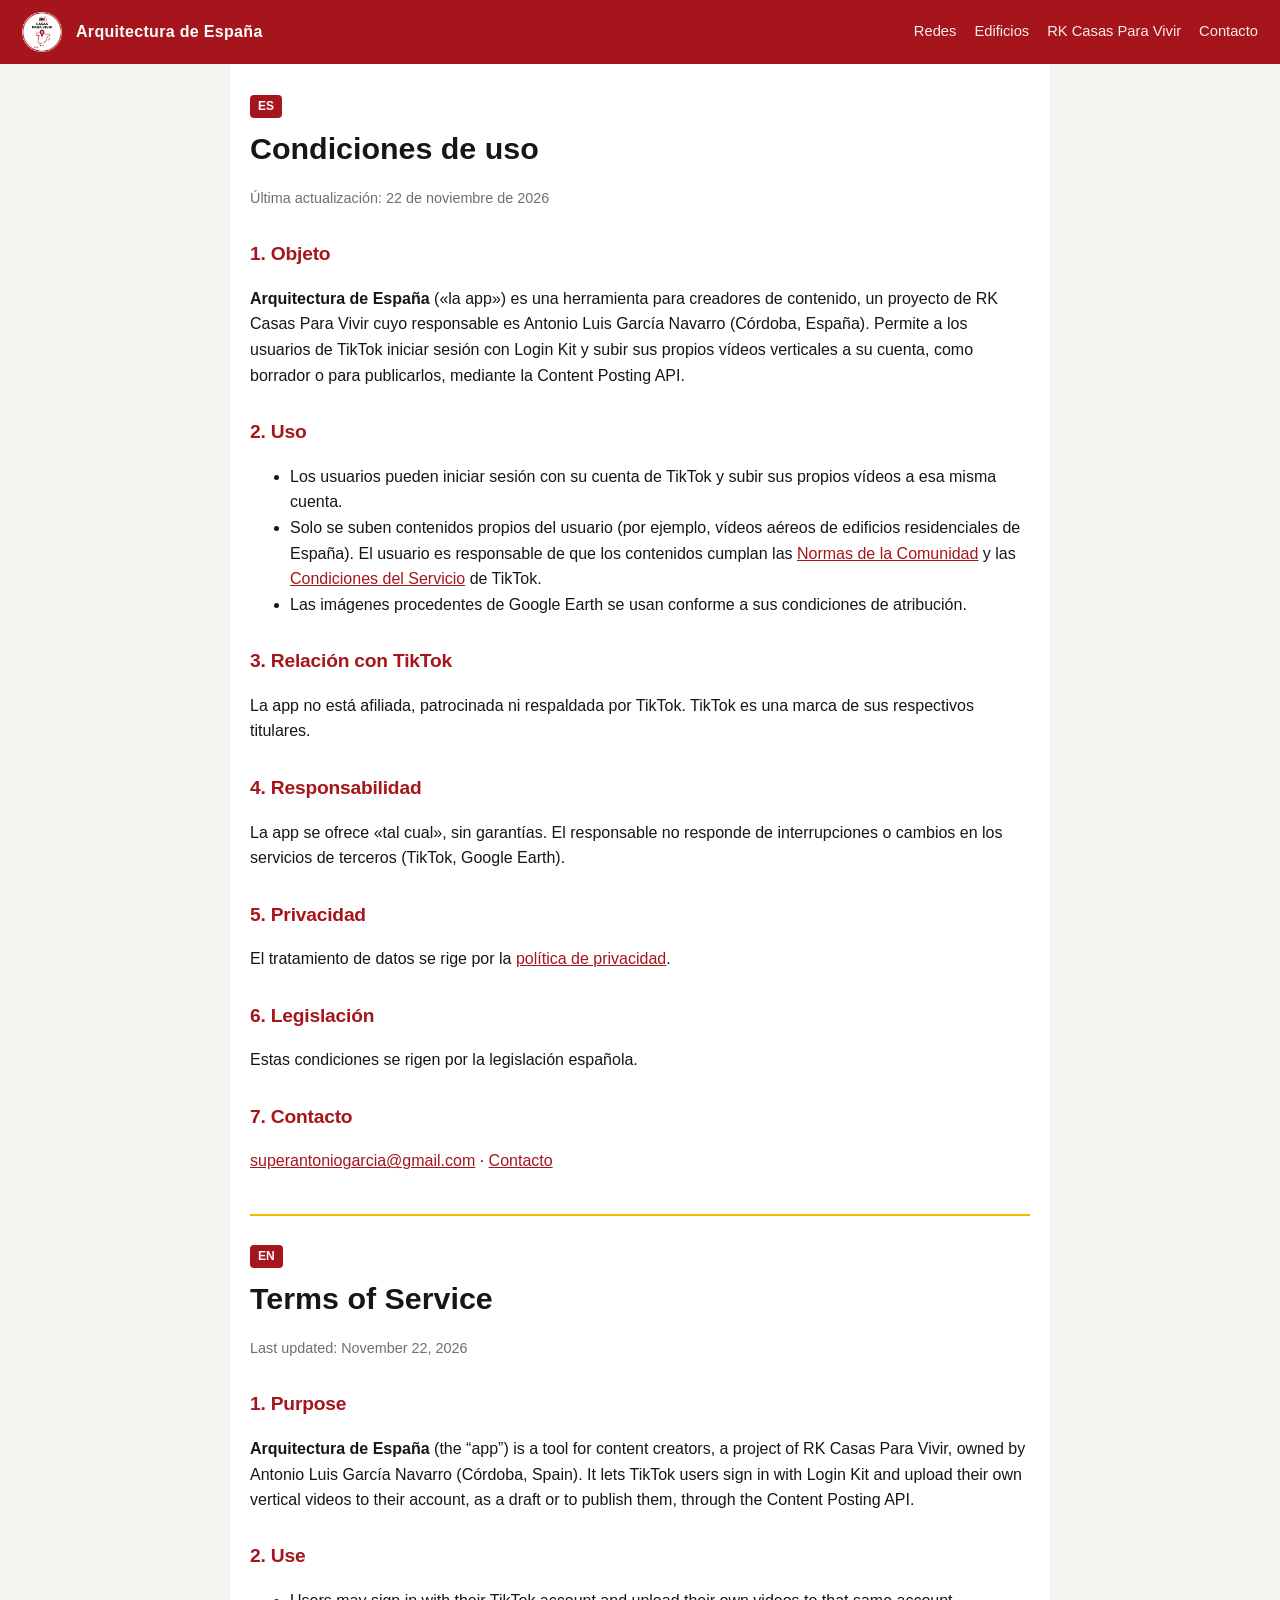
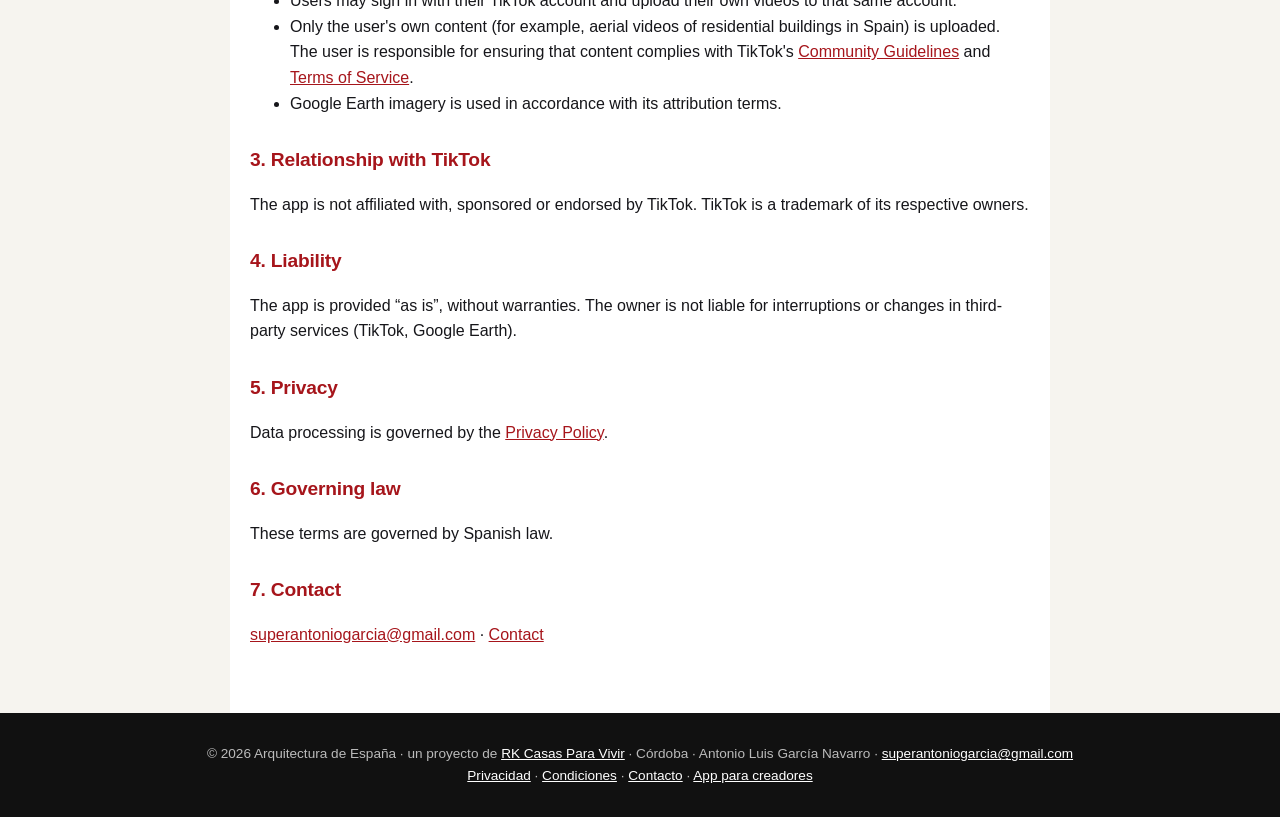
<file: terms-of-service/index.html>
<!DOCTYPE html>
<html lang="es">
<head>
<meta charset="utf-8">
<meta name="viewport" content="width=device-width, initial-scale=1, viewport-fit=cover">
<title>Condiciones de uso / Terms of Service – Arquitectura de España</title>
<meta name="description" content="Arquitectura de España, un proyecto de RK Casas Para Vivir.">
<meta property="og:title" content="Condiciones de uso / Terms of Service – Arquitectura de España"><meta property="og:description" content="Arquitectura de España, un proyecto de RK Casas Para Vivir."><meta property="og:type" content="website">
<link rel="icon" type="image/png" href="../assets/favicon-ade.png"><link rel="shortcut icon" href="../assets/favicon-ade.ico">
<link rel="apple-touch-icon" href="../assets/logo-ade.png">
<link rel="stylesheet" href="../assets/site.css?v=a5cb2aaf">
</head>
<body>
<header class="top solid"><img src="../assets/logo-ade.png" alt="Logo" width="40" height="40"><a class="brand" href="../">Arquitectura de España</a>
<nav><a class="hide" href="../#redes"><span class="es">Redes</span><span class="en" hidden>Social</span></a><a class="hide" href="../#galeria"><span class="es">Edificios</span><span class="en" hidden>Buildings</span></a><a class="hide" href="../#rk">RK Casas Para Vivir</a><a href="../contact/"><span class="es">Contacto</span><span class="en" hidden>Contact</span></a></nav></header>
<main class="txt">
<span class="lang">ES</span>
<h1>Condiciones de uso</h1>
<p class="meta">Última actualización: 22 de noviembre de 2026</p>
<h2>1. Objeto</h2>
<p><strong>Arquitectura de España</strong> («la app») es una herramienta para creadores de contenido, un proyecto de RK Casas Para Vivir cuyo responsable es Antonio Luis García Navarro (Córdoba, España). Permite a los usuarios de TikTok iniciar sesión con Login Kit y subir sus propios vídeos verticales a su cuenta, como borrador o para publicarlos, mediante la Content Posting API.</p>
<h2>2. Uso</h2>
<ul>
<li>Los usuarios pueden iniciar sesión con su cuenta de TikTok y subir sus propios vídeos a esa misma cuenta.</li>
<li>Solo se suben contenidos propios del usuario (por ejemplo, vídeos aéreos de edificios residenciales de España). El usuario es responsable de que los contenidos cumplan las <a href="https://www.tiktok.com/community-guidelines" rel="noopener">Normas de la Comunidad</a> y las <a href="https://www.tiktok.com/legal/terms-of-service" rel="noopener">Condiciones del Servicio</a> de TikTok.</li>
<li>Las imágenes procedentes de Google Earth se usan conforme a sus condiciones de atribución.</li>
</ul>
<h2>3. Relación con TikTok</h2>
<p>La app no está afiliada, patrocinada ni respaldada por TikTok. TikTok es una marca de sus respectivos titulares.</p>
<h2>4. Responsabilidad</h2>
<p>La app se ofrece «tal cual», sin garantías. El responsable no responde de interrupciones o cambios en los servicios de terceros (TikTok, Google Earth).</p>
<h2>5. Privacidad</h2>
<p>El tratamiento de datos se rige por la <a href="../privacy-policy/">política de privacidad</a>.</p>
<h2>6. Legislación</h2>
<p>Estas condiciones se rigen por la legislación española.</p>
<h2>7. Contacto</h2>
<p><a href="mailto:superantoniogarcia@gmail.com">superantoniogarcia@gmail.com</a> · <a href="../contact/">Contacto</a></p>
<hr class="sep">
<span class="lang">EN</span>
<div lang="en">
<h1>Terms of Service</h1>
<p class="meta">Last updated: November 22, 2026</p>
<h2>1. Purpose</h2>
<p><strong>Arquitectura de España</strong> (the “app”) is a tool for content creators, a project of RK Casas Para Vivir, owned by Antonio Luis García Navarro (Córdoba, Spain). It lets TikTok users sign in with Login Kit and upload their own vertical videos to their account, as a draft or to publish them, through the Content Posting API.</p>
<h2>2. Use</h2>
<ul>
<li>Users may sign in with their TikTok account and upload their own videos to that same account.</li>
<li>Only the user's own content (for example, aerial videos of residential buildings in Spain) is uploaded. The user is responsible for ensuring that content complies with TikTok's <a href="https://www.tiktok.com/community-guidelines" rel="noopener">Community Guidelines</a> and <a href="https://www.tiktok.com/legal/terms-of-service" rel="noopener">Terms of Service</a>.</li>
<li>Google Earth imagery is used in accordance with its attribution terms.</li>
</ul>
<h2>3. Relationship with TikTok</h2>
<p>The app is not affiliated with, sponsored or endorsed by TikTok. TikTok is a trademark of its respective owners.</p>
<h2>4. Liability</h2>
<p>The app is provided “as is”, without warranties. The owner is not liable for interruptions or changes in third-party services (TikTok, Google Earth).</p>
<h2>5. Privacy</h2>
<p>Data processing is governed by the <a href="../privacy-policy/">Privacy Policy</a>.</p>
<h2>6. Governing law</h2>
<p>These terms are governed by Spanish law.</p>
<h2>7. Contact</h2>
<p><a href="mailto:superantoniogarcia@gmail.com">superantoniogarcia@gmail.com</a> · <a href="../contact/">Contact</a></p>
</div>
</main><footer>© 2026 Arquitectura de España · <span class="es">un proyecto de</span><span class="en" hidden>a project by</span> <a href="https://casasparavivir.es/">RK Casas Para Vivir</a> · Córdoba · Antonio Luis García Navarro · <a href="mailto:superantoniogarcia@gmail.com">superantoniogarcia@gmail.com</a><br>
<a href="../privacy-policy/"><span class="es">Privacidad</span><span class="en" hidden>Privacy</span></a> · <a href="../terms-of-service/"><span class="es">Condiciones</span><span class="en" hidden>Terms</span></a> · <a href="../contact/"><span class="es">Contacto</span><span class="en" hidden>Contact</span></a> · <a href="../app/"><span class="es">App para creadores</span><span class="en" hidden>Creator app</span></a></footer>

</body></html>
</file>
<file: assets/site.css>
:root{--red:#a6151b;--yellow:#efbe00;--ink:#16161a;--muted:#6b6f76;--line:#e7e5e0;--bg:#f6f4ef}
*{box-sizing:border-box}html{scroll-behavior:smooth}
body{margin:0;font-family:-apple-system,BlinkMacSystemFont,"Segoe UI",Roboto,Helvetica,Arial,sans-serif;color:var(--ink);background:var(--bg);line-height:1.6}
[hidden]{display:none!important}
html{-webkit-text-size-adjust:100%}
a{color:var(--red)}img{max-width:100%;display:block}
.top{position:fixed;top:0;left:0;right:0;z-index:10;display:flex;align-items:center;gap:14px;padding:12px 22px;background:linear-gradient(#000a,#0000);color:#fff}
.top.solid{position:sticky;background:var(--red)}
.top img{width:40px;height:40px;border-radius:9px}
.top .brand{color:#fff;text-decoration:none;font-weight:800;letter-spacing:.02em}
.top nav{margin-left:auto;display:flex;gap:18px;align-items:center;flex-wrap:wrap}
.top nav a{color:#fff;text-decoration:none;font-size:.92rem;opacity:.92}
.top nav a:hover{text-decoration:underline}
.lg{border:1px solid #fff8;background:#0003;color:#fff;border-radius:6px;padding:3px 9px;font-size:.8rem;cursor:pointer}
.hero{position:relative;min-height:560px;min-height:min(92vh,820px);min-height:min(92svh,820px);display:flex;align-items:flex-end;color:#fff;overflow:hidden;background:#111}
.hero .strip{position:absolute;top:0;left:0;right:0;bottom:0;display:grid;grid-template-columns:repeat(6,1fr)}
.hero .vs{position:relative;overflow:hidden;background:#222}.hero .vs video{position:absolute;top:0;left:0;width:100%;height:100%;object-fit:cover}
.hero:after{content:"";position:absolute;top:0;left:0;right:0;bottom:0;background:linear-gradient(180deg,#0006 0%,#0000 35%,#000d 100%)}
.hero .in{position:relative;z-index:2;max-width:1100px;margin:0 auto;padding:110px 22px 56px;width:100%}
.kick{display:inline-block;background:var(--yellow);color:#111;font-weight:800;font-size:.8rem;letter-spacing:.08em;padding:4px 10px;text-transform:uppercase}
.hero h1{font-size:clamp(2.6rem,8vw,6rem);line-height:.95;margin:.3em 0 .2em;letter-spacing:-.02em}
.hero p{font-size:clamp(1.05rem,2.2vw,1.5rem);max-width:720px;margin:.3em 0}
.q{color:var(--yellow);font-weight:800;font-size:clamp(1.3rem,3vw,2rem);margin:.5em 0 1em}
.btns{display:flex;gap:12px;flex-wrap:wrap;margin-top:8px}
.btn{display:inline-flex;align-items:center;gap:8px;padding:14px 22px;border-radius:999px;font-weight:700;text-decoration:none;color:#fff;border:2px solid #fff;font-size:1rem}
.btn:hover{background:#fff;color:#111}
.btn.ig{background:linear-gradient(45deg,#f09433,#dc2743,#bc1888);border-color:transparent}
.btn.tt{background:#000}.btn.yt{background:#e00;border-color:transparent}.btn.fb{background:#1877f2;border-color:transparent}
.btn.ig:hover,.btn.tt:hover,.btn.yt:hover,.btn.fb:hover{color:#fff;filter:brightness(1.15);background:inherit}
section{padding:64px 22px}
.wrap{max-width:1100px;margin:0 auto}
h2{font-size:clamp(1.6rem,4vw,2.5rem);margin:0 0 .3em;letter-spacing:-.01em}
h2:after{content:"";display:block;width:64px;height:5px;background:var(--yellow);margin-top:10px}
.lead{max-width:760px;color:#333;font-size:1.1rem}
.nums{display:grid;grid-template-columns:repeat(auto-fit,minmax(150px,1fr));gap:14px;margin:26px 0}
.num{background:#fff;border:1px solid var(--line);padding:18px;border-top:5px solid var(--red)}
.num b{display:block;font-size:2rem;line-height:1.1}
.num span{color:var(--muted);font-size:.9rem}
.nets{display:grid;grid-template-columns:repeat(auto-fit,minmax(230px,1fr));gap:14px}
.net{background:#fff;border:1px solid var(--line);padding:16px}
.net h3{margin:0 0 6px}.net small{color:var(--muted)}
.net div{display:flex;justify-content:space-between;border-top:1px solid var(--line);padding:5px 0;font-size:.95rem}
.upd{color:var(--muted);font-size:.85rem;margin-top:12px}
.dark{background:#16161a;color:#fff}.dark h2:after{background:var(--yellow)}
.grid{display:grid;grid-template-columns:repeat(auto-fill,minmax(170px,1fr));gap:14px}
.card{position:relative;display:block;overflow:hidden;background:#000;text-decoration:none;color:#fff}.card:before{content:"";display:block;padding-top:177.78%}
.card img{position:absolute;top:0;left:0;width:100%;height:100%;object-fit:cover;transition:transform .4s}
.card:hover img{transform:scale(1.06)}
.card .cap{position:absolute;left:0;right:0;bottom:0;padding:34px 10px 10px;background:linear-gradient(#0000,#000d);font-size:.85rem;line-height:1.25}
.card .cap b{display:block;font-size:.95rem}
.card .no{position:absolute;top:8px;left:8px;background:var(--yellow);color:#111;font-weight:800;font-size:.72rem;padding:2px 7px}
.rk{background:var(--red);color:#fff}.rk h2:after{background:var(--yellow)}.rk a.btn{border-color:#fff}
.rk .row{display:flex;gap:32px;align-items:center;flex-wrap:wrap}
.rk .row>div{flex:1 1 380px}
.small{padding:30px 22px;background:#fff;border-top:1px solid var(--line)}
.small .wrap{display:flex;gap:18px;align-items:center;flex-wrap:wrap;font-size:.9rem;color:#444}
.small img{width:44px;height:44px;border-radius:10px}
footer{background:#111;color:#bbb;padding:30px 22px;font-size:.85rem;text-align:center}
footer a{color:#fff}
/* páginas de texto */
main.txt{overflow-wrap:break-word;max-width:820px;margin:0 auto;padding:28px 20px 50px;background:#fff;min-height:70vh}
main.txt h1{font-size:1.9rem;margin:.2em 0}main.txt h2{font-size:1.2rem;color:var(--red);margin:1.5em 0 .3em}main.txt h2:after{display:none}
.lang{display:inline-block;font-size:.75rem;font-weight:700;color:#fff;background:var(--red);padding:2px 8px;border-radius:4px}
.meta{color:var(--muted);font-size:.9rem}hr.sep{border:0;border-top:2px solid var(--yellow);margin:40px 0 26px}
@media(max-width:700px){.top{padding:10px 14px;gap:8px;background:linear-gradient(#000c,#0000)}.top .brand{font-size:.9rem;line-height:1.1}.top nav{gap:10px}.top nav a{font-size:.85rem}.top img{width:34px;height:34px}.hero{min-height:520px;min-height:min(100vh,860px);min-height:min(100svh,860px)}.hero .in{padding:96px 16px 36px}.hero h1{font-size:2.5rem}.hero .strip{grid-template-columns:repeat(3,1fr)}.hero .vs:nth-child(n+4){display:none}.top nav a.hide{display:none}section{padding:44px 16px}.grid{grid-template-columns:repeat(2,1fr)}}

.nets>*,.net,.net small,.net div,.net h3{min-width:0}.net a{overflow-wrap:anywhere;word-break:break-all}.net small{display:block;overflow-wrap:anywhere}
</file>
